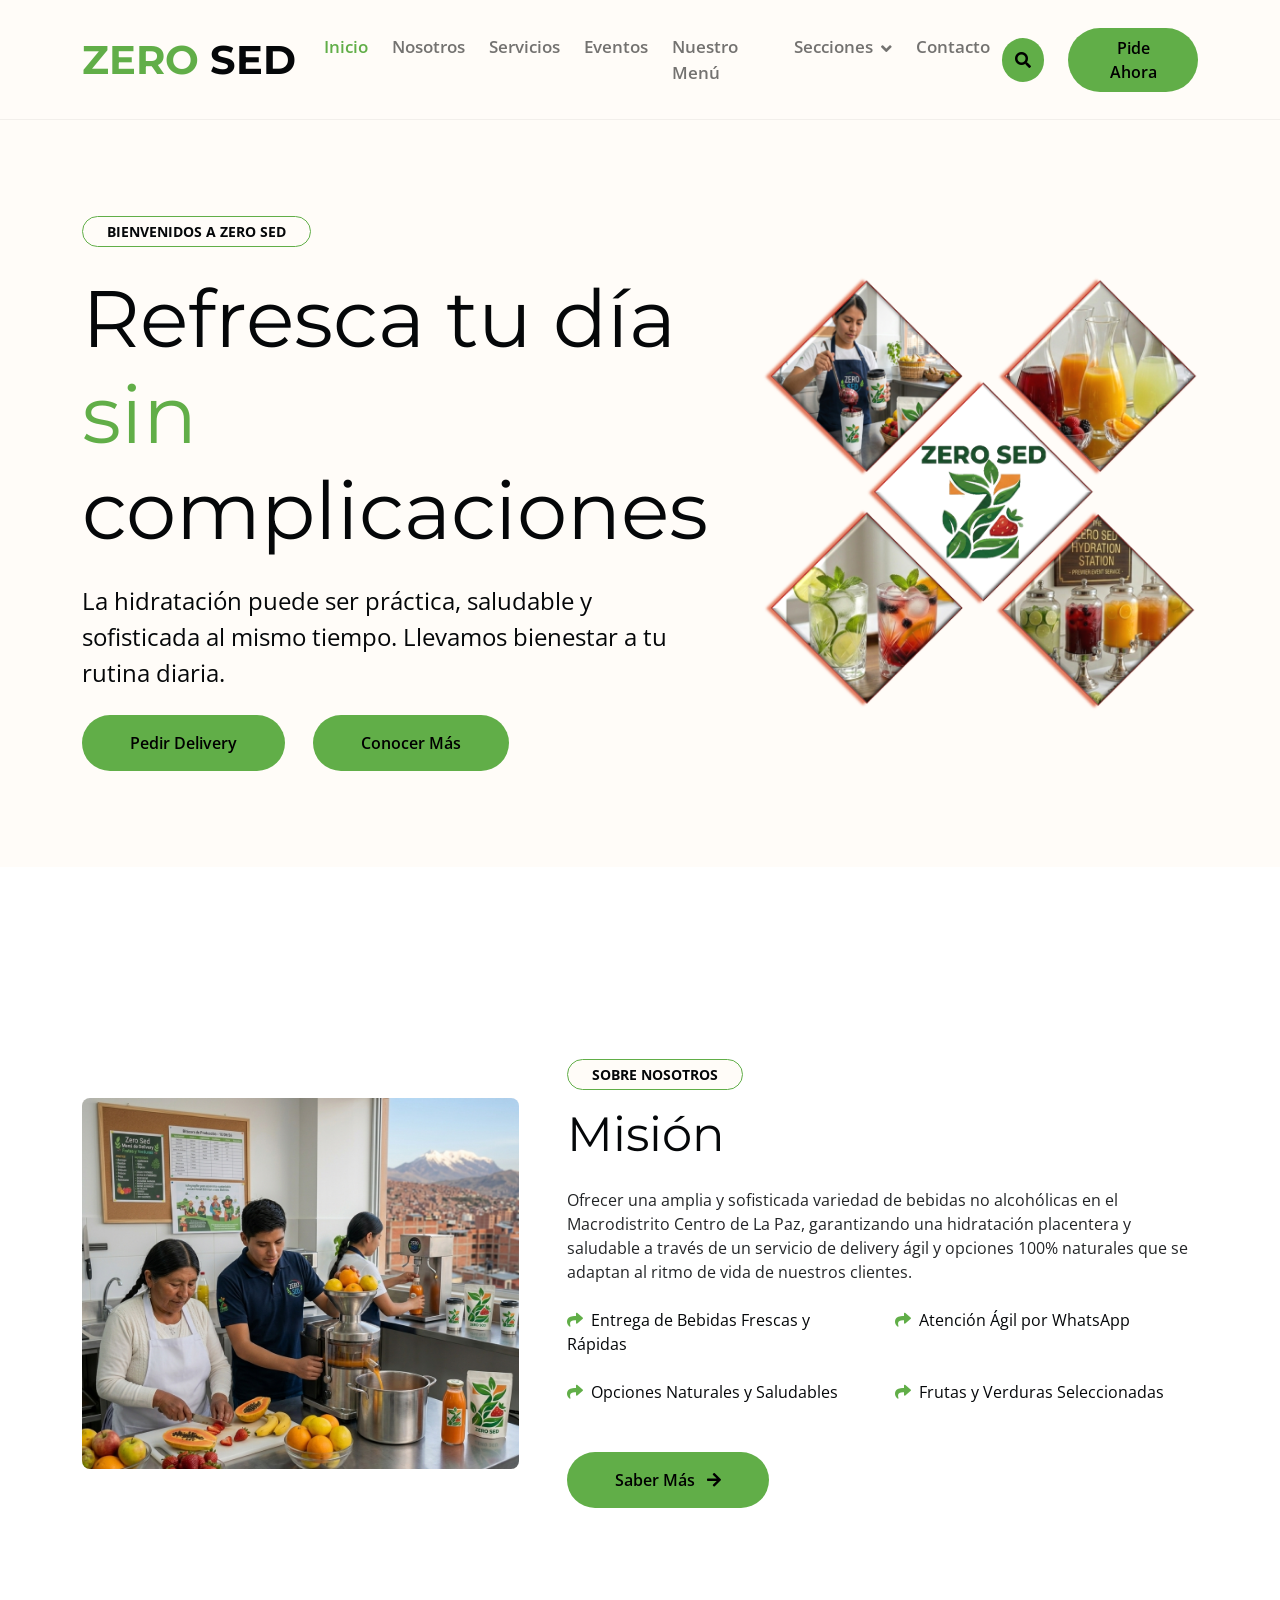
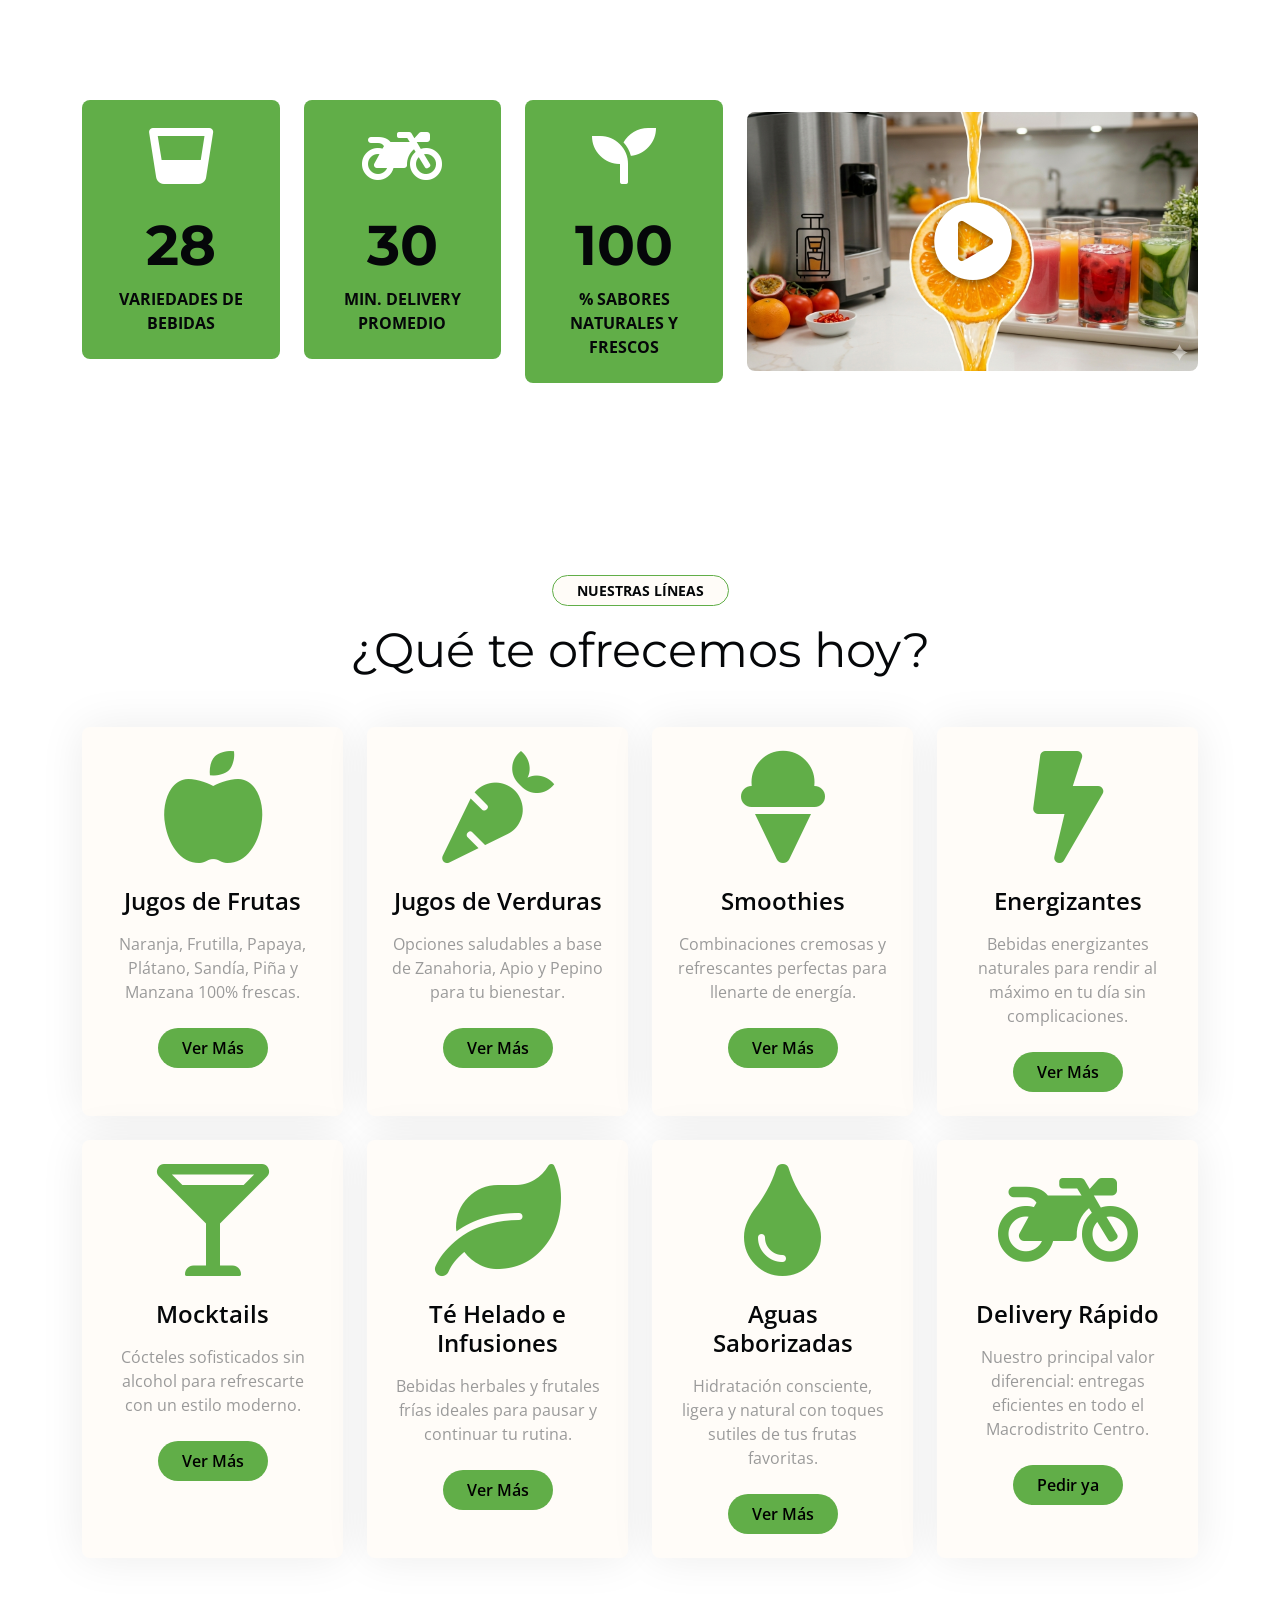
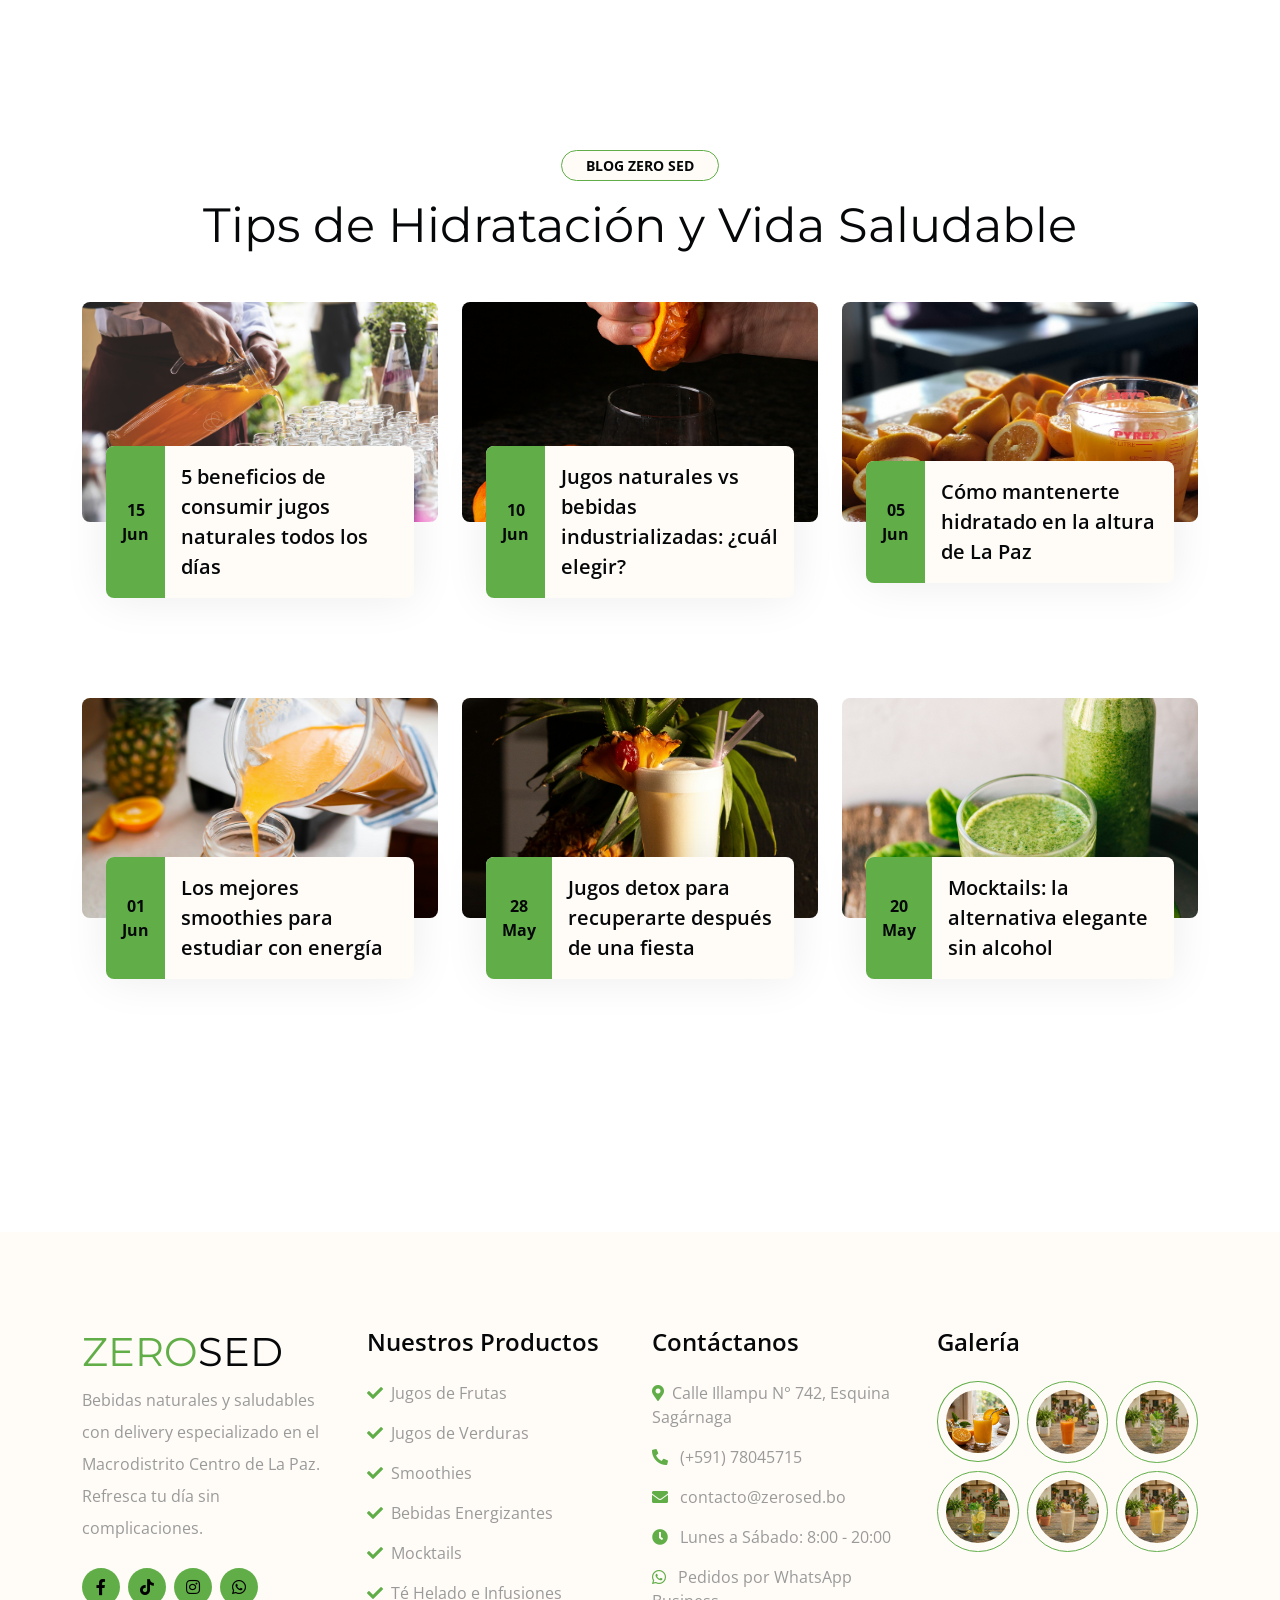
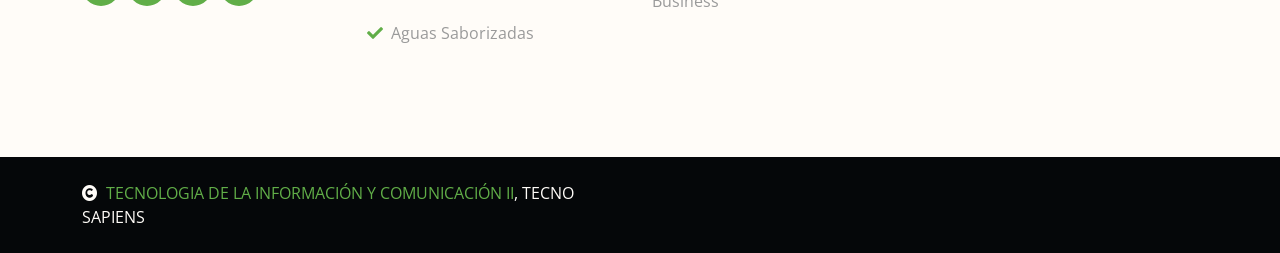
<file: index.html>
<!DOCTYPE html>
<html lang="es">

    <head>
        <meta charset="utf-8">
        <title>ZERO SED - Bebidas Naturales y Delivery Rápido</title>
        <meta content="width=device-width, initial-scale=1.0" name="viewport">
        <meta content="bebidas naturales, delivery rapido, jugos, smoothies, la paz bolivia, zero sed, hidratacion saludable" name="keywords">
        <meta content="ZERO SED ofrece bebidas naturales y saludables con delivery rápido en el Macrodistrito Centro de La Paz. Refresca tu día sin complicaciones." name="description">

        <!-- Google Web Fonts -->
        <link rel="preconnect" href="https://fonts.googleapis.com">
        <link rel="preconnect" href="https://fonts.gstatic.com" crossorigin>
        <link href="https://fonts.googleapis.com/css2?family=Open+Sans:wght@400;600&family=Playball&display=swap" rel="stylesheet">
        <link href="https://fonts.googleapis.com/css2?family=Montserrat:wght@100;200;300;400;500;600;700;800;900&display=swap" rel="stylesheet">

        <!-- Icon Font Stylesheet -->
        <link rel="stylesheet" href="https://use.fontawesome.com/releases/v5.15.4/css/all.css"/>
        <link href="https://cdn.jsdelivr.net/npm/bootstrap-icons@1.4.1/font/bootstrap-icons.css" rel="stylesheet">

        <!-- Libraries Stylesheet -->
        <link href="lib/animate/animate.min.css" rel="stylesheet">
        <link href="lib/lightbox/css/lightbox.min.css" rel="stylesheet">
        <link href="lib/owlcarousel/owl.carousel.min.css" rel="stylesheet">

        <!-- Customized Bootstrap Stylesheet -->
        <link href="css/bootstrap.min.css" rel="stylesheet">

        <!-- Template Stylesheet -->
        <link href="css/style.css" rel="stylesheet">
    </head>

    <body>

        <!-- Spinner Start -->
        <div id="spinner" class="show w-100 vh-100 bg-white position-fixed translate-middle top-50 start-50 d-flex align-items-center justify-content-center">
            <div class="spinner-grow text-primary" role="status"></div>
        </div>
        <!-- Spinner End -->


        <!-- Navbar start -->
        <div class="container-fluid nav-bar">
            <div class="container">
                <nav class="navbar navbar-light navbar-expand-lg py-4">
                    <a href="index.html" class="navbar-brand">
                        <h1 class="text-primary fw-bold mb-0">ZERO <span class="text-dark">SED</span></h1>
                    </a>
                    <button class="navbar-toggler py-2 px-3" type="button" data-bs-toggle="collapse" data-bs-target="#navbarCollapse">
                        <span class="fa fa-bars text-primary"></span>
                    </button>
                    <div class="collapse navbar-collapse" id="navbarCollapse">
                        <div class="navbar-nav mx-auto">
                            <a href="index.html" class="nav-item nav-link active">Inicio</a>
                            <a href="about.html" class="nav-item nav-link">Nosotros</a>
                            <a href="service.html" class="nav-item nav-link">Servicios</a>
                            <a href="event.html" class="nav-item nav-link">Eventos</a>
                            <a href="menu.html" class="nav-item nav-link">Nuestro Menú</a>
                            <div class="nav-item dropdown">
                                <a href="#" class="nav-link dropdown-toggle" data-bs-toggle="dropdown">Secciones</a>
                                <div class="dropdown-menu bg-light">
                                    <a href="book.html" class="dropdown-item">Pedidos Online</a>
                                    <a href="testimonial.html" class="dropdown-item">Testimonios</a>
                                </div>
                            </div>
                            <a href="contact.html" class="nav-item nav-link">Contacto</a>
                        </div>
                        <button class="btn-search btn btn-primary btn-md-square me-4 rounded-circle d-none d-lg-inline-flex" data-bs-toggle="modal" data-bs-target="#searchModal"><i class="fas fa-search"></i></button>
                        <a href="book.html" class="btn btn-primary py-2 px-4 d-none d-xl-inline-block rounded-pill">Pide Ahora</a>
                    </div>
                </nav>
            </div>
        </div>
        <!-- Navbar End -->


        <!-- Hero Start -->
        <div class="container-fluid bg-light py-6 my-6 mt-0">
            <div class="container">
                <div class="row g-5 align-items-center">
                    <div class="col-lg-7 col-md-12">
                        <small class="d-inline-block fw-bold text-dark text-uppercase bg-light border border-primary rounded-pill px-4 py-1 mb-4 animated bounceInDown">Bienvenidos a ZERO SED</small>
                        <h1 class="display-1 mb-4 animated bounceInDown">Refresca tu día <span class="text-primary">sin</span> complicaciones</h1>
                        <p class="fs-4 mb-4 text-dark animated bounceInDown">La hidratación puede ser práctica, saludable y sofisticada al mismo tiempo. Llevamos bienestar a tu rutina diaria.</p>
                        <a href="book.html" class="btn btn-primary border-0 rounded-pill py-3 px-4 px-md-5 me-4 animated bounceInLeft">Pedir Delivery</a>
                        <a href="about.html" class="btn btn-primary border-0 rounded-pill py-3 px-4 px-md-5 animated bounceInLeft">Conocer Más</a>
                    </div>
                    <div class="col-lg-5 col-md-12">
                        <img src="img/hero.png" class="img-fluid rounded animated zoomIn" alt="Bebidas Naturales ZERO SED">
                    </div>
                </div>
            </div>
        </div>
        <!-- Hero End -->


        <!-- About Start -->
        <div class="container-fluid py-6">
            <div class="container">
                <div class="row g-5 align-items-center">
                    <div class="col-lg-5 wow bounceInUp" data-wow-delay="0.1s">
                        <img src="img/about.png" class="img-fluid rounded" alt="Estilo de vida saludable">
                    </div>
                    <div class="col-lg-7 wow bounceInUp" data-wow-delay="0.3s">
                        <small class="d-inline-block fw-bold text-dark text-uppercase bg-light border border-primary rounded-pill px-4 py-1 mb-3">Sobre Nosotros</small>
                        <h1 class="display-5 mb-4">Misión</h1>
                        <p class="mb-4 mision-texto">Ofrecer una amplia y sofisticada variedad de bebidas no alcohólicas en el Macrodistrito Centro de La Paz, garantizando una hidratación placentera y saludable a través de un servicio de delivery ágil y opciones 100% naturales que se adaptan al ritmo de vida de nuestros clientes.</p>
                        <div class="row g-4 text-dark mb-5">
                            <div class="col-sm-6">
                                <i class="fas fa-share text-primary me-2"></i>Entrega de Bebidas Frescas y Rápidas
                            </div>
                            <div class="col-sm-6">
                                <i class="fas fa-share text-primary me-2"></i>Atención Ágil por WhatsApp
                            </div>
                            <div class="col-sm-6">
                                <i class="fas fa-share text-primary me-2"></i>Opciones Naturales y Saludables
                            </div>
                            <div class="col-sm-6">
                                <i class="fas fa-share text-primary me-2"></i>Frutas y Verduras Seleccionadas
                            </div>
                        </div>
                        <a href="about.html" class="btn btn-primary py-3 px-5 rounded-pill">Saber Más <i class="fas fa-arrow-right ps-2"></i></a>
                    </div>
                </div>
            </div>
        </div>
        <!-- About End -->


        <!-- Fact Start -->
<div class="container-fluid faqt py-6">
    <div class="container">
        <div class="row g-4 align-items-center">
            <div class="col-lg-7">
               <div class="row g-4">
                    <div class="col-sm-4 wow bounceInUp" data-wow-delay="0.3s">
                        <div class="faqt-item bg-primary rounded p-4 text-center">
                            <i class="fas fa-glass-whiskey fa-4x mb-4 text-white"></i>
                            <h1 class="display-4 fw-bold" data-toggle="counter-up">28</h1>
                            <p class="text-dark text-uppercase fw-bold mb-0">Variedades de Bebidas</p>
                        </div>
                    </div>
                    <div class="col-sm-4 wow bounceInUp" data-wow-delay="0.5s">
                        <div class="faqt-item bg-primary rounded p-4 text-center">
                            <i class="fas fa-motorcycle fa-4x mb-4 text-white"></i>
                            <h1 class="display-4 fw-bold" data-toggle="counter-up">30</h1>
                            <p class="text-dark text-uppercase fw-bold mb-0">Min. Delivery Promedio</p>
                        </div>
                    </div>
                    <div class="col-sm-4 wow bounceInUp" data-wow-delay="0.7s">
                        <div class="faqt-item bg-primary rounded p-4 text-center">
                            <i class="fas fa-seedling fa-4x mb-4 text-white"></i>
                            <h1 class="display-4 fw-bold" data-toggle="counter-up">100</h1>
                            <p class="text-dark text-uppercase fw-bold mb-0">% Sabores Naturales y frescos</p>
                        </div>
                    </div>
                </div>
            </div>
            
            <!-- Video Local -->
            <div class="col-lg-5 wow bounceInUp" data-wow-delay="0.1s">
                <div class="video-wrapper" style="position: relative; cursor: pointer;">
                    <!-- Thumbnail con overlay -->
                    <div id="videoOverlay" onclick="playVideo()">
                        <img src="img/portada.png" alt="ZERO SED Video" style="width: 100%; border-radius: 8px;">
                        <div style="position: absolute; top: 50%; left: 50%; transform: translate(-50%, -50%);">
                            <i class="fas fa-play-circle fa-5x text-white" style="filter: drop-shadow(0 2px 4px rgba(0,0,0,0.5));"></i>
                        </div>
                    </div>
                    
                    <!-- Video oculto inicialmente -->
                    <video 
                        id="localVideo"
                        controls
                        style="width: 100%; border-radius: 8px; display: none;"
                    >
                        <source src="img/zerosed.mp4" type="video/mp4">
                    </video>
                </div>
            </div>
            
            <script>
            function playVideo() {
                document.getElementById('videoOverlay').style.display = 'none';
                const video = document.getElementById('localVideo');
                video.style.display = 'block';
                video.play();
            }
            </script>
        </div>
    </div>
</div>
<!-- Fact End -->


        <!-- Service Start -->
        <div class="container-fluid service py-6">
            <div class="container">
                <div class="text-center wow bounceInUp" data-wow-delay="0.1s">
                    <small class="d-inline-block fw-bold text-dark text-uppercase bg-light border border-primary rounded-pill px-4 py-1 mb-3">Nuestras Líneas</small>
                    <h1 class="display-5 mb-5">¿Qué te ofrecemos hoy?</h1>
                </div>
                <div class="row g-4">
                    <div class="col-lg-3 col-md-6 col-sm-12 wow bounceInUp" data-wow-delay="0.1s">
                        <div class="bg-light rounded service-item">
                            <div class="service-content d-flex align-items-center justify-content-center p-4">
                                <div class="service-content-icon text-center">
                                    <i class="fas fa-apple-alt fa-7x text-primary mb-4"></i>
                                    <h4 class="mb-3">Jugos de Frutas</h4>
                                    <p class="mb-4">Naranja, Frutilla, Papaya, Plátano, Sandía, Piña y Manzana 100% frescas.</p>
                                    <a href="menu.html" class="btn btn-primary px-4 py-2 rounded-pill">Ver Más</a>
                                </div>
                            </div>
                        </div>
                    </div>
                    <div class="col-lg-3 col-md-6 col-sm-12 wow bounceInUp" data-wow-delay="0.3s">
                        <div class="bg-light rounded service-item">
                            <div class="service-content d-flex align-items-center justify-content-center p-4">
                                <div class="service-content-icon text-center">
                                    <i class="fas fa-carrot fa-7x text-primary mb-4"></i>
                                    <h4 class="mb-3">Jugos de Verduras</h4>
                                    <p class="mb-4">Opciones saludables a base de Zanahoria, Apio y Pepino para tu bienestar.</p>
                                    <a href="menu.html" class="btn btn-primary px-4 py-2 rounded-pill">Ver Más</a>
                                </div>
                            </div>
                        </div>
                    </div>
                    <div class="col-lg-3 col-md-6 col-sm-12 wow bounceInUp" data-wow-delay="0.5s">
                        <div class="bg-light rounded service-item">
                            <div class="service-content d-flex align-items-center justify-content-center p-4">
                                <div class="service-content-icon text-center">
                                    <i class="fas fa-ice-cream fa-7x text-primary mb-4"></i>
                                    <h4 class="mb-3">Smoothies</h4>
                                    <p class="mb-4">Combinaciones cremosas y refrescantes perfectas para llenarte de energía.</p>
                                    <a href="menu.html" class="btn btn-primary px-4 py-2 rounded-pill">Ver Más</a>
                                </div>
                            </div>
                        </div>
                    </div>
                    <div class="col-lg-3 col-md-6 col-sm-12 wow bounceInUp" data-wow-delay="0.7s">
                        <div class="bg-light rounded service-item">
                            <div class="service-content d-flex align-items-center justify-content-center p-4">
                                <div class="service-content-icon text-center">
                                    <i class="fas fa-bolt fa-7x text-primary mb-4"></i>
                                    <h4 class="mb-3">Energizantes</h4>
                                    <p class="mb-4">Bebidas energizantes naturales para rendir al máximo en tu día sin complicaciones.</p>
                                    <a href="menu.html" class="btn btn-primary px-4 py-2 rounded-pill">Ver Más</a>
                                </div>
                            </div>
                        </div>
                    </div>
                    <div class="col-lg-3 col-md-6 col-sm-12 wow bounceInUp" data-wow-delay="0.1s">
                        <div class="bg-light rounded service-item">
                            <div class="service-content d-flex align-items-center justify-content-center p-4">
                                <div class="service-content-icon text-center">
                                    <i class="fas fa-glass-martini-alt fa-7x text-primary mb-4"></i>
                                    <h4 class="mb-3">Mocktails</h4>
                                    <p class="mb-4">Cócteles sofisticados sin alcohol para refrescarte con un estilo moderno.</p>
                                    <a href="menu.html" class="btn btn-primary px-4 py-2 rounded-pill">Ver Más</a>
                                </div>
                            </div>
                        </div>
                    </div>
                    <div class="col-lg-3 col-md-6 col-sm-12 wow bounceInUp" data-wow-delay="0.3s">
                        <div class="bg-light rounded service-item">
                            <div class="service-content d-flex align-items-center justify-content-center p-4">
                                <div class="service-content-icon text-center">
                                    <i class="fas fa-leaf fa-7x text-primary mb-4"></i>
                                    <h4 class="mb-3">Té Helado e Infusiones</h4>
                                    <p class="mb-4">Bebidas herbales y frutales frías ideales para pausar y continuar tu rutina.</p>
                                    <a href="menu.html" class="btn btn-primary px-4 py-2 rounded-pill">Ver Más</a>
                                </div>
                            </div>
                        </div>
                    </div>
                    <div class="col-lg-3 col-md-6 col-sm-12 wow bounceInUp" data-wow-delay="0.5s">
                        <div class="bg-light rounded service-item">
                            <div class="service-content d-flex align-items-center justify-content-center p-4">
                                <div class="service-content-icon text-center">
                                    <i class="fas fa-tint fa-7x text-primary mb-4"></i>
                                    <h4 class="mb-3">Aguas Saborizadas</h4>
                                    <p class="mb-4">Hidratación consciente, ligera y natural con toques sutiles de tus frutas favoritas.</p>
                                    <a href="menu.html" class="btn btn-primary px-4 py-2 rounded-pill">Ver Más</a>
                                </div>
                            </div>
                        </div>
                    </div>
                    <div class="col-lg-3 col-md-6 col-sm-12 wow bounceInUp" data-wow-delay="0.7s">
                        <div class="bg-light rounded service-item">
                            <div class="service-content d-flex align-items-center justify-content-center p-4">
                                <div class="service-content-icon text-center">
                                    <i class="fas fa-motorcycle fa-7x text-primary mb-4"></i>
                                    <h4 class="mb-3">Delivery Rápido</h4>
                                    <p class="mb-4">Nuestro principal valor diferencial: entregas eficientes en todo el Macrodistrito Centro.</p>
                                    <a href="book.html" class="btn btn-primary px-4 py-2 rounded-pill">Pedir ya</a>
                                </div>
                            </div>
                        </div>
                    </div>
                </div>
            </div>
        </div>
        <!-- Service End -->
        

        <!-- Blog Start -->
        <div class="container-fluid blog py-6">
            <div class="container">
                <div class="text-center wow bounceInUp" data-wow-delay="0.1s">
                    <small class="d-inline-block fw-bold text-dark text-uppercase bg-light border border-primary rounded-pill px-4 py-1 mb-3">Blog ZERO SED</small>
                    <h1 class="display-5 mb-5">Tips de Hidratación y Vida Saludable</h1>
                </div>
                <div class="row gx-4 justify-content-center">
                    
                    <!-- Artículo 1: Beneficios de los jugos naturales -->
                    <div class="col-md-6 col-lg-4 wow bounceInUp" data-wow-delay="0.1s">
                        <div class="blog-item">
                            <div class="overflow-hidden rounded blog-img-container">
                                <img src="img/blog01.jpg" class="img-fluid w-100" alt="Beneficios de los jugos naturales" style="height: 220px; object-fit: cover;">
                            </div>
                            <div class="blog-content mx-4 d-flex rounded bg-light">
                                <div class="text-dark bg-primary rounded-start">
                                    <div class="h-100 p-3 d-flex flex-column justify-content-center text-center">
                                        <p class="fw-bold mb-0">15</p>
                                        <p class="fw-bold mb-0">Jun</p>
                                    </div>
                                </div>
                                <a href="#" class="h5 lh-base my-auto h-100 p-3">5 beneficios de consumir jugos naturales todos los días</a>
                            </div>
                        </div>
                    </div>

                    <!-- Artículo 2: Jugos vs bebidas industrializadas -->
                    <div class="col-md-6 col-lg-4 wow bounceInUp" data-wow-delay="0.3s">
                        <div class="blog-item">
                            <div class="overflow-hidden rounded blog-img-container">
                                <img src="img/blog02.jpg" class="img-fluid w-100" alt="Jugos naturales vs bebidas industrializadas" style="height: 220px; object-fit: cover;">
                            </div>
                            <div class="blog-content mx-4 d-flex rounded bg-light">
                                <div class="text-dark bg-primary rounded-start">
                                    <div class="h-100 p-3 d-flex flex-column justify-content-center text-center">
                                        <p class="fw-bold mb-0">10</p>
                                        <p class="fw-bold mb-0">Jun</p>
                                    </div>
                                </div>
                                <a href="#" class="h5 lh-base my-auto h-100 p-3">Jugos naturales vs bebidas industrializadas: ¿cuál elegir?</a>
                            </div>
                        </div>
                    </div>

                    <!-- Artículo 3: Hidratación en La Paz -->
                    <div class="col-md-6 col-lg-4 wow bounceInUp" data-wow-delay="0.5s">
                        <div class="blog-item">
                            <div class="overflow-hidden rounded blog-img-container">
                                <img src="img/blog03.jpg" class="img-fluid w-100" alt="Hidratación en La Paz" style="height: 220px; object-fit: cover;">
                            </div>
                            <div class="blog-content mx-4 d-flex rounded bg-light">
                                <div class="text-dark bg-primary rounded-start">
                                    <div class="h-100 p-3 d-flex flex-column justify-content-center text-center">
                                        <p class="fw-bold mb-0">05</p>
                                        <p class="fw-bold mb-0">Jun</p>
                                    </div>
                                </div>
                                <a href="#" class="h5 lh-base my-auto h-100 p-3">Cómo mantenerte hidratado en la altura de La Paz</a>
                            </div>
                        </div>
                    </div>

                    <!-- Artículo 4: Smoothies para estudiantes -->
                    <div class="col-md-6 col-lg-4 wow bounceInUp mt-4" data-wow-delay="0.1s">
                        <div class="blog-item">
                            <div class="overflow-hidden rounded blog-img-container">
                                <img src="img/blog04.jpg" class="img-fluid w-100" alt="Smoothies para estudiantes" style="height: 220px; object-fit: cover;">
                            </div>
                            <div class="blog-content mx-4 d-flex rounded bg-light">
                                <div class="text-dark bg-primary rounded-start">
                                    <div class="h-100 p-3 d-flex flex-column justify-content-center text-center">
                                        <p class="fw-bold mb-0">01</p>
                                        <p class="fw-bold mb-0">Jun</p>
                                    </div>
                                </div>
                                <a href="#" class="h5 lh-base my-auto h-100 p-3">Los mejores smoothies para estudiar con energía</a>
                            </div>
                        </div>
                    </div>

                    <!-- Artículo 5: Detox post-fiesta -->
                    <div class="col-md-6 col-lg-4 wow bounceInUp mt-4" data-wow-delay="0.3s">
                        <div class="blog-item">
                            <div class="overflow-hidden rounded blog-img-container">
                                <img src="img/blog05 - copia.jpg" class="img-fluid w-100" alt="Jugos detox" style="height: 220px; object-fit: cover;">
                            </div>
                            <div class="blog-content mx-4 d-flex rounded bg-light">
                                <div class="text-dark bg-primary rounded-start">
                                    <div class="h-100 p-3 d-flex flex-column justify-content-center text-center">
                                        <p class="fw-bold mb-0">28</p>
                                        <p class="fw-bold mb-0">May</p>
                                    </div>
                                </div>
                                <a href="#" class="h5 lh-base my-auto h-100 p-3">Jugos detox para recuperarte después de una fiesta</a>
                            </div>
                        </div>
                    </div>

                    <!-- Artículo 6: Mocktails sin alcohol -->
                    <div class="col-md-6 col-lg-4 wow bounceInUp mt-4" data-wow-delay="0.5s">
                        <div class="blog-item">
                            <div class="overflow-hidden rounded blog-img-container">
                                <img src="img/blog06 - copia.jpg" class="img-fluid w-100" alt="Mocktails sin alcohol" style="height: 220px; object-fit: cover;">
                            </div>
                            <div class="blog-content mx-4 d-flex rounded bg-light">
                                <div class="text-dark bg-primary rounded-start">
                                    <div class="h-100 p-3 d-flex flex-column justify-content-center text-center">
                                        <p class="fw-bold mb-0">20</p>
                                        <p class="fw-bold mb-0">May</p>
                                    </div>
                                </div>
                                <a href="#" class="h5 lh-base my-auto h-100 p-3">Mocktails: la alternativa elegante sin alcohol</a>
                            </div>
                        </div>
                    </div>

                </div>
            </div>
        </div>
        <!-- Blog End -->

        <style>
            /* Tamaño uniforme para imágenes del blog */
            .blog-img-container {
                width: 100%;
                height: 220px;
                overflow: hidden;
            }
            
            .blog-img-container img {
                width: 100%;
                height: 100%;
                object-fit: cover;
                transition: transform 0.3s ease;
            }
            
            .blog-item:hover .blog-img-container img {
                transform: scale(1.05);
            }
            
            /* Altura fija para el título */
            .blog-content a {
                min-height: 80px;
                display: flex;
                align-items: center;
            }
        </style>


        <!-- Footer Start -->
        <div class="container-fluid footer py-6 my-6 mb-0 bg-light wow bounceInUp" data-wow-delay="0.1s">
            <div class="container">
                <div class="row">
                    <!-- Columna 1: Branding -->
                    <div class="col-lg-3 col-md-6">
                        <div class="footer-item">
                            <h1 class="text-primary">ZERO<span class="text-dark">SED</span></h1>
                            <p class="lh-lg mb-4">Bebidas naturales y saludables con delivery especializado en el Macrodistrito Centro de La Paz. Refresca tu día sin complicaciones.</p>
                            <div class="footer-icon d-flex">
                                <a class="btn btn-primary btn-sm-square me-2 rounded-circle" href="https://www.facebook.com/profile.php?id=61590541183386"><i class="fab fa-facebook-f"></i></a>
                                <a class="btn btn-primary btn-sm-square me-2 rounded-circle" href="https://www.tiktok.com/@zerosedoficial?is_from_webapp=1&sender_device"><i class="fab fa-tiktok"></i></a>
                                <a href="https://www.instagram.com/zerosedoficial/" class="btn btn-primary btn-sm-square me-2 rounded-circle"><i class="fab fa-instagram"></i></a>
                                <a href="https://wa.me/59178045715" class="btn btn-primary btn-sm-square rounded-circle"><i class="fab fa-whatsapp"></i></a>
                            </div>
                        </div>
                    </div>

                    <!-- Columna 2: Productos Principales -->
                    <div class="col-lg-3 col-md-6">
                        <div class="footer-item">
                            <h4 class="mb-4">Nuestros Productos</h4>
                            <div class="d-flex flex-column align-items-start">
                                <a class="text-body mb-3" href=""><i class="fa fa-check text-primary me-2"></i>Jugos de Frutas</a>
                                <a class="text-body mb-3" href=""><i class="fa fa-check text-primary me-2"></i>Jugos de Verduras</a>
                                <a class="text-body mb-3" href=""><i class="fa fa-check text-primary me-2"></i>Smoothies</a>
                                <a class="text-body mb-3" href=""><i class="fa fa-check text-primary me-2"></i>Bebidas Energizantes</a>
                                <a class="text-body mb-3" href=""><i class="fa fa-check text-primary me-2"></i>Mocktails</a>
                                <a class="text-body mb-3" href=""><i class="fa fa-check text-primary me-2"></i>Té Helado e Infusiones</a>
                                <a class="text-body mb-3" href=""><i class="fa fa-check text-primary me-2"></i>Aguas Saborizadas</a>
                            </div>
                        </div>
                    </div>

                    <!-- Columna 3: Contacto -->
                    <div class="col-lg-3 col-md-6">
                        <div class="footer-item">
                            <h4 class="mb-4">Contáctanos</h4>
                            <div class="d-flex flex-column align-items-start">
                                <p><i class="fa fa-map-marker-alt text-primary me-2"></i>Calle Illampu N° 742, Esquina Sagárnaga</p>
                                <p><i class="fa fa-phone-alt text-primary me-2"></i> (+591) 78045715</p>
                                <p><i class="fas fa-envelope text-primary me-2"></i> contacto@zerosed.bo</p>
                                <p><i class="fa fa-clock text-primary me-2"></i> Lunes a Sábado: 8:00 - 20:00</p>
                                <p><i class="fab fa-whatsapp text-primary me-2"></i> Pedidos por WhatsApp Business</p>
                            </div>
                        </div>
                    </div>

                    <!-- Columna 4: Galería Social -->
                    <div class="col-lg-3 col-md-6">
                        <div class="footer-item">
                            <h4 class="mb-4">Galería</h4>
                            <div class="row g-2">
                                <div class="col-4">
                                    <img src="img/fru01.png" class="img-fluid rounded-circle border border-primary p-2" alt="Jugo de Naranja">
                                </div>
                                <div class="col-4">
                                    <img src="img/ver 02.png" class="img-fluid rounded-circle border border-primary p-2" alt="Smoothie Frutilla">
                                </div>
                                <div class="col-4">
                                    <img src="img/mok 01.png" class="img-fluid rounded-circle border border-primary p-2" alt="Jugo Verde">
                                </div>
                                <div class="col-4">
                                    <img src="img/te hel 04.png" class="img-fluid rounded-circle border border-primary p-2" alt="Mojito Zero">
                                </div>
                                <div class="col-4">
                                    <img src="img/ener 02.png" class="img-fluid rounded-circle border border-primary p-2" alt="Energía Cítrica">
                                </div>
                                <div class="col-4">
                                    <img src="img/smoo 02.png" class="img-fluid rounded-circle border border-primary p-2" alt="Agua Pepino-Limón">
                                </div>
                            </div>
                        </div>
                    </div>
                </div>
            </div>
        </div>
        <!-- Footer End -->


        <!-- Copyright Start -->
        <div class="container-fluid copyright bg-dark py-4">
            <div class="container">
                <div class="row">
                    <div class="col-md-6 text-center text-md-start mb-3 mb-md-0">
                        <span class="text-light"><a href="#"><i class="fas fa-copyright text-light me-2"></i>TECNOLOGIA DE LA INFORMACIÓN Y COMUNICACIÓN II</a>, TECNO SAPIENS </span>
                    </div>
                </div>
            </div>
        </div>
        <!-- Copyright End -->


        <!-- Back to Top -->
        <a href="#" class="btn btn-md-square btn-primary rounded-circle back-to-top"><i class="fa fa-arrow-up"></i></a>   

        
        <!-- JavaScript Libraries -->
        <script src="https://ajax.googleapis.com/ajax/libs/jquery/1.12.4/jquery.min.js"></script>
        <script src="https://cdn.jsdelivr.net/npm/bootstrap@5.0.0/dist/js/bootstrap.bundle.min.js"></script>
        <script src="lib/wow/wow.min.js"></script>
        <script src="lib/easing/easing.min.js"></script>
        <script src="lib/waypoints/waypoints.min.js"></script>
        <script src="lib/counterup/counterup.min.js"></script>
        <script src="lib/lightbox/js/lightbox.min.js"></script>
        <script src="lib/owlcarousel/owl.carousel.min.js"></script>

        <!-- Template Javascript -->
        <script src="js/main.js"></script>
    </body>
</html>
</file>
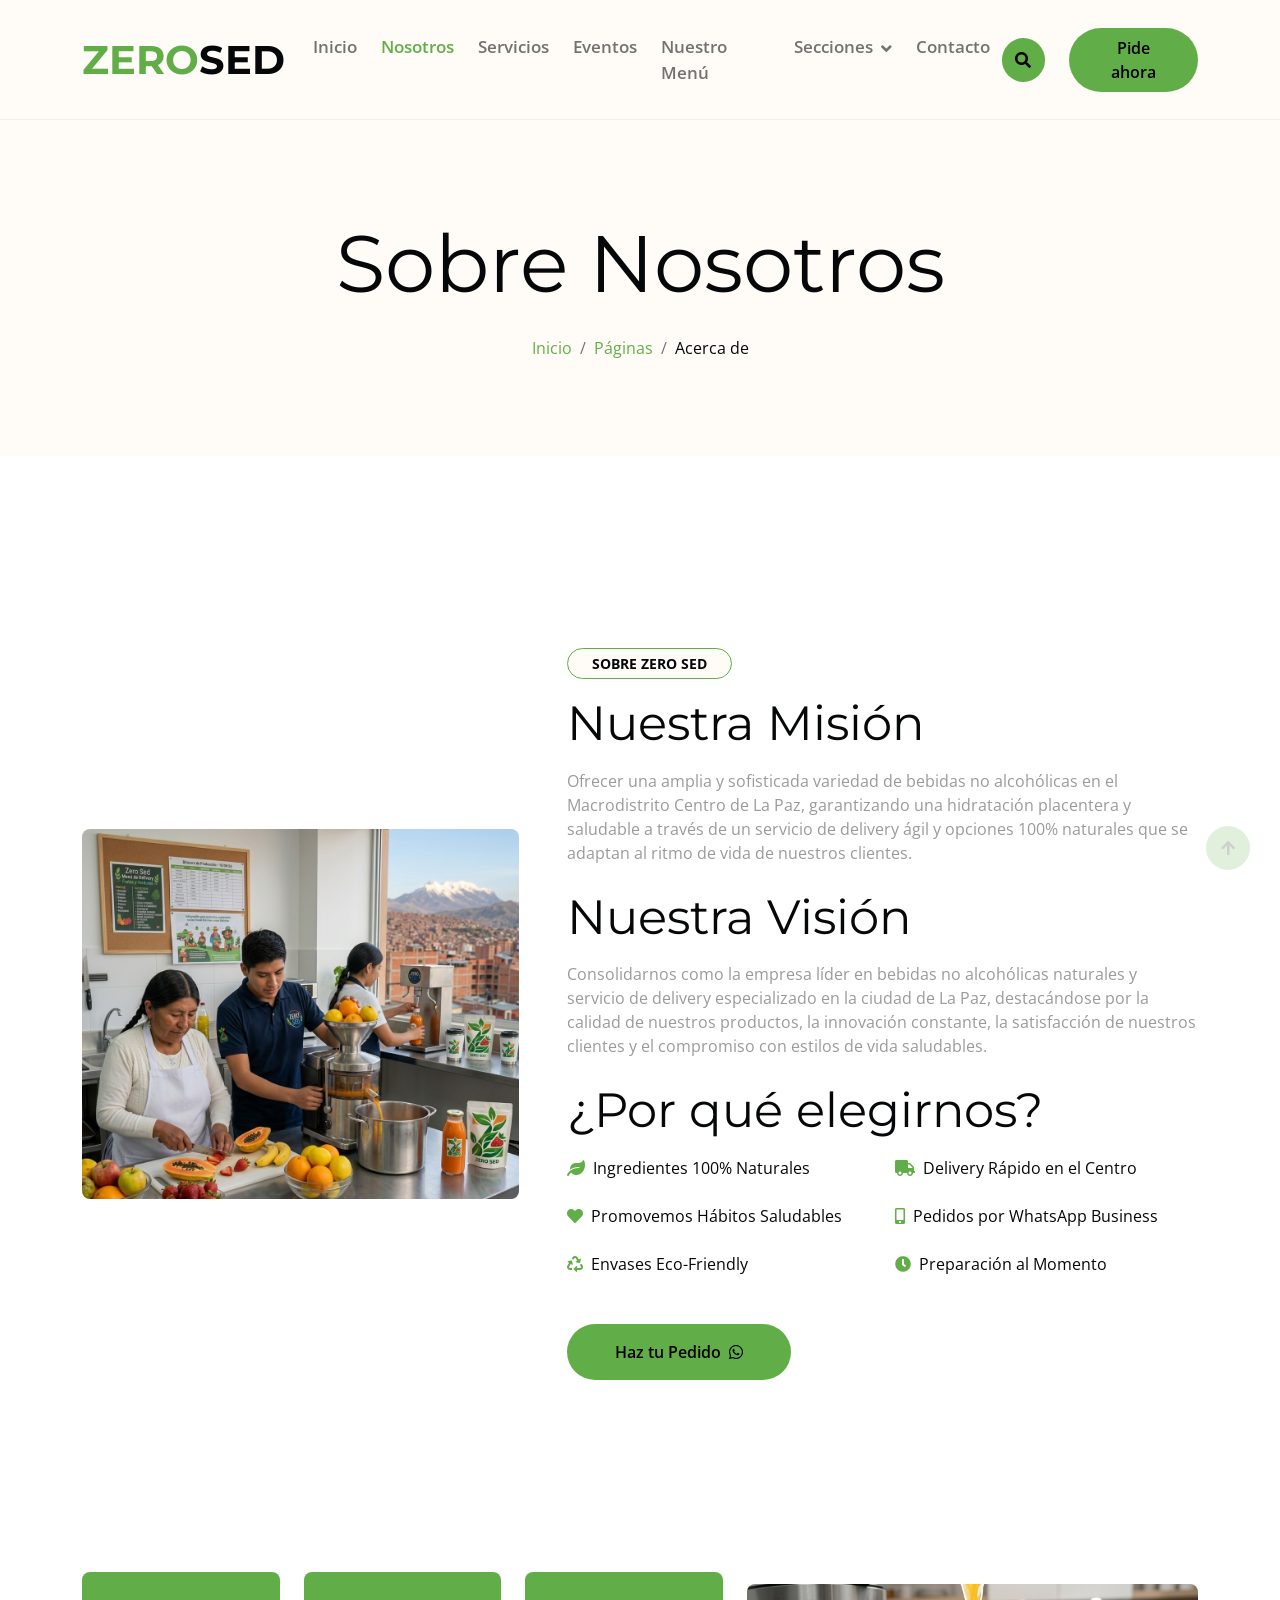
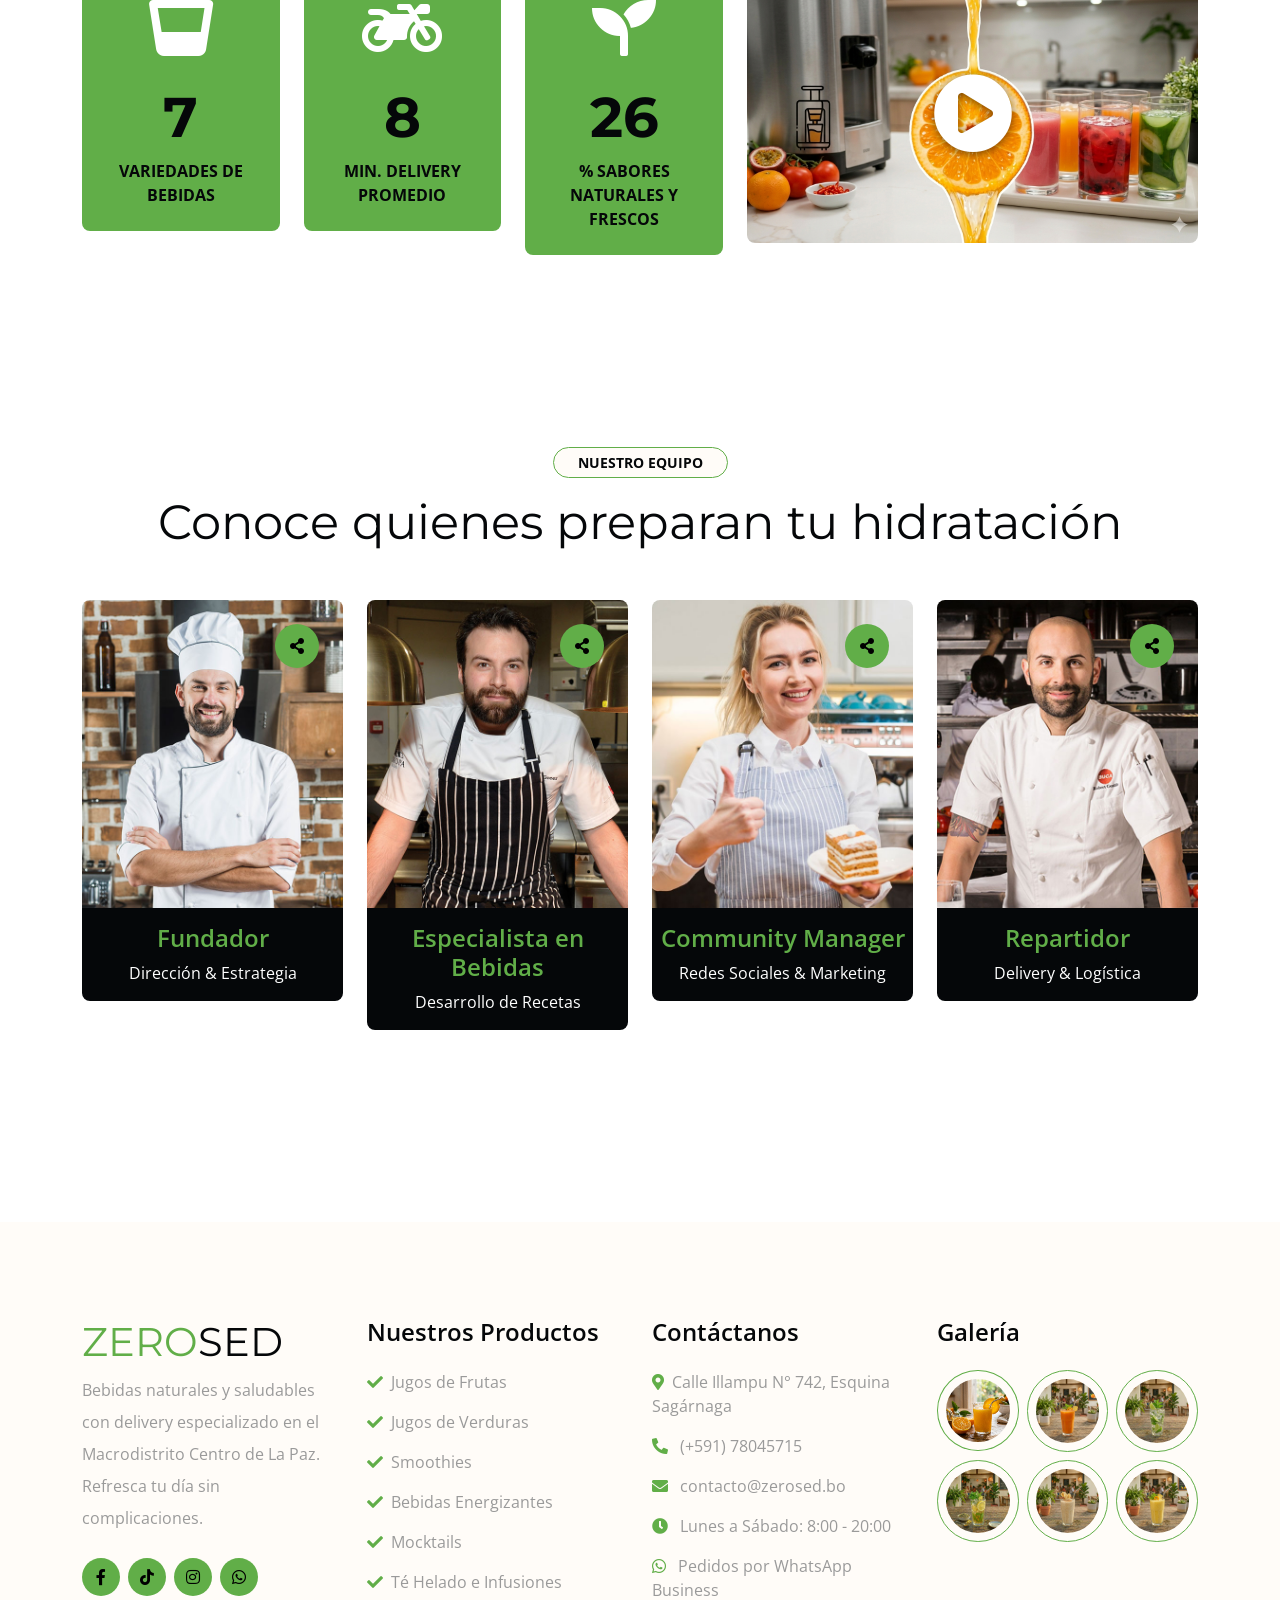
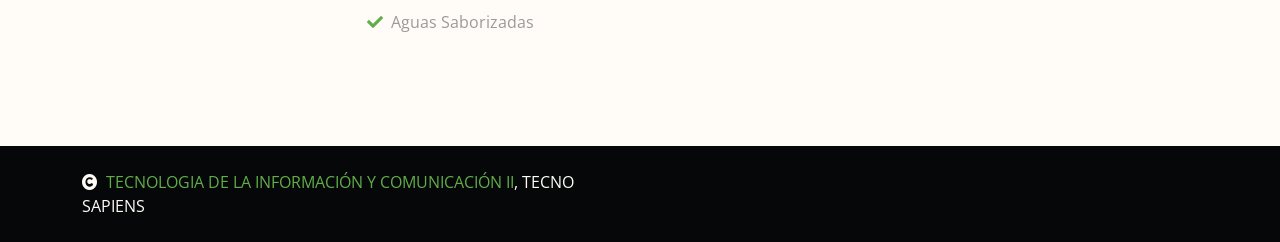
<file: about.html>
<!DOCTYPE html>
<html lang="es">

    <head>
        <meta charset="utf-8">
        <title>ZERO SED - Bebidas Naturales y Delivery Rápido</title>
        <meta content="width=device-width, initial-scale=1.0" name="viewport">
        <meta content="bebidas naturales, delivery rapido, jugos, smoothies, la paz bolivia, zero sed, hidratacion saludable" name="keywords">
        <meta content="ZERO SED ofrece bebidas naturales y saludables con delivery rápido en el Macrodistrito Centro de La Paz. Refresca tu día sin complicaciones." name="description">

        <!-- Google Web Fonts -->
        <link rel="preconnect" href="https://fonts.googleapis.com">
        <link rel="preconnect" href="https://fonts.gstatic.com" crossorigin>
        <link href="https://fonts.googleapis.com/css2?family=Open+Sans:wght@400;600&family=Playball&display=swap" rel="stylesheet">
        <link href="https://fonts.googleapis.com/css2?family=Montserrat:wght@100;200;300;400;500;600;700;800;900&display=swap" rel="stylesheet">

        <!-- Icon Font Stylesheet -->
        <link rel="stylesheet" href="https://use.fontawesome.com/releases/v5.15.4/css/all.css"/>
        <link href="https://cdn.jsdelivr.net/npm/bootstrap-icons@1.4.1/font/bootstrap-icons.css" rel="stylesheet">

        <!-- Libraries Stylesheet -->
        <link href="lib/animate/animate.min.css" rel="stylesheet">
        <link href="lib/lightbox/css/lightbox.min.css" rel="stylesheet">
        <link href="lib/owlcarousel/owl.carousel.min.css" rel="stylesheet">

        <!-- Customized Bootstrap Stylesheet -->
        <link href="css/bootstrap.min.css" rel="stylesheet">

        <!-- Template Stylesheet -->
        <link href="css/style.css" rel="stylesheet">
    </head>

    <body>

        <!-- Spinner Start -->
        <div id="spinner" class="show w-100 vh-100 bg-white position-fixed translate-middle top-50 start-50  d-flex align-items-center justify-content-center">
            <div class="spinner-grow text-primary" role="status"></div>
        </div>
        <!-- Spinner End -->


        <!-- Navbar start -->
        <div class="container-fluid nav-bar">
            <div class="container">
                <nav class="navbar navbar-light navbar-expand-lg py-4">
                    <a href="index.html" class="navbar-brand">
                        <h1 class="text-primary fw-bold mb-0">ZERO<span class="text-dark">SED</span> </h1>
                    </a>
                    <button class="navbar-toggler py-2 px-3" type="button" data-bs-toggle="collapse" data-bs-target="#navbarCollapse">
                        <span class="fa fa-bars text-primary"></span>
                    </button>
                    <div class="collapse navbar-collapse" id="navbarCollapse">
                        <div class="navbar-nav mx-auto">
                            <a href="index.html" class="nav-item nav-link">Inicio</a>
                            <a href="about.html" class="nav-item nav-link active">Nosotros</a>
                            <a href="service.html" class="nav-item nav-link">Servicios</a>
                            <a href="event.html" class="nav-item nav-link">Eventos</a>
                            <a href="menu.html" class="nav-item nav-link">Nuestro Menú</a>
                            <div class="nav-item dropdown">
                                <a href="#" class="nav-link dropdown-toggle" data-bs-toggle="dropdown">Secciones</a>
                                <div class="dropdown-menu bg-light">
                                    <a href="book.html" class="dropdown-item">Pedidos Online</a>
                                    <a href="testimonial.html" class="dropdown-item">Testimonios</a>
                                </div>
                            </div>
                            <a href="contact.html" class="nav-item nav-link">Contacto</a>
                        </div>
                        <button class="btn-search btn btn-primary btn-md-square me-4 rounded-circle d-none d-lg-inline-flex" data-bs-toggle="modal" data-bs-target="#searchModal"><i class="fas fa-search"></i></button>
                        <a href="" class="btn btn-primary py-2 px-4 d-none d-xl-inline-block rounded-pill">Pide ahora</a>
                    </div>
                </nav>
            </div>
        </div>
        <!-- Navbar End -->


        <!-- Modal Search Start -->
        <div class="modal fade" id="searchModal" tabindex="-1" aria-labelledby="exampleModalLabel" aria-hidden="true">
            <div class="modal-dialog modal-fullscreen">
                <div class="modal-content rounded-0">
                    <div class="modal-header">
                        <h5 class="modal-title" id="exampleModalLabel">Buscar tu bebida favorita</h5>
                        <button type="button" class="btn-close" data-bs-dismiss="modal" aria-label="Close"></button>
                    </div>
                    <div class="modal-body d-flex align-items-center">
                        <div class="input-group w-75 mx-auto d-flex">
                            <input type="search" class="form-control bg-transparent p-3" placeholder="Ej. Jugo de Naranja, Smoothie, Té Helado..." aria-describedby="search-icon-1">
                            <span id="search-icon-1" class="input-group-text p-3"><i class="fa fa-search"></i></span>
                        </div>
                    </div>
                </div>
            </div>
        </div>
        <!-- Modal Search End -->


        <!-- Hero Start -->
        <div class="container-fluid bg-light py-6 my-6 mt-0">
            <div class="container text-center animated bounceInDown">
                <h1 class="display-1 mb-4">Sobre Nosotros</h1>
                <ol class="breadcrumb justify-content-center mb-0 animated bounceInDown">
                    <li class="breadcrumb-item"><a href="index.html">Inicio</a></li>
                    <li class="breadcrumb-item"><a href="#">Páginas</a></li>
                    <li class="breadcrumb-item text-dark" aria-current="page">Acerca de</li>
                </ol>
            </div>
        </div>
        <!-- Hero End -->


        <!-- About Start -->
<div class="container-fluid py-6">
    <div class="container">
        <div class="row g-5 align-items-center">
            <div class="col-lg-5 wow bounceInUp" data-wow-delay="0.1s">
                <img src="img/about.png" class="img-fluid rounded" alt="Bebidas Naturales ZERO SED">
            </div>
            <div class="col-lg-7 wow bounceInUp" data-wow-delay="0.3s">
                <small class="d-inline-block fw-bold text-dark text-uppercase bg-light border border-primary rounded-pill px-4 py-1 mb-3">Sobre ZERO SED</small>
                
                <!-- Misión -->
                <h1 class="display-5 mb-3">Nuestra Misión</h1>
                <p class="mb-4">Ofrecer una amplia y sofisticada variedad de bebidas no alcohólicas en el Macrodistrito Centro de La Paz, garantizando una hidratación placentera y saludable a través de un servicio de delivery ágil y opciones 100% naturales que se adaptan al ritmo de vida de nuestros clientes.</p>
                
                <!-- Visión -->
                <h1 class="display-5 mb-3">Nuestra Visión</h1>
                <p class="mb-4">Consolidarnos como la empresa líder en bebidas no alcohólicas naturales y servicio de delivery especializado en la ciudad de La Paz, destacándose por la calidad de nuestros productos, la innovación constante, la satisfacción de nuestros clientes y el compromiso con estilos de vida saludables.</p>

                <!-- Valor Diferencial -->
                <h1 class="display-5 mb-3">¿Por qué elegirnos?</h1>
                <div class="row g-4 text-dark mb-5">
                    <div class="col-sm-6">
                        <i class="fas fa-leaf text-primary me-2"></i>Ingredientes 100% Naturales
                    </div>
                    <div class="col-sm-6">
                        <i class="fas fa-truck text-primary me-2"></i>Delivery Rápido en el Centro
                    </div>
                    <div class="col-sm-6">
                        <i class="fas fa-heart text-primary me-2"></i>Promovemos Hábitos Saludables
                    </div>
                    <div class="col-sm-6">
                        <i class="fas fa-mobile-alt text-primary me-2"></i>Pedidos por WhatsApp Business
                    </div>
                    <div class="col-sm-6">
                        <i class="fas fa-recycle text-primary me-2"></i>Envases Eco-Friendly
                    </div>
                    <div class="col-sm-6">
                        <i class="fas fa-clock text-primary me-2"></i>Preparación al Momento
                    </div>
                </div>
                <a href="contact.html" class="btn btn-primary py-3 px-5 rounded-pill">Haz tu Pedido<i class="fab fa-whatsapp ps-2"></i></a>
            </div>
        </div>
    </div>
</div>
<!-- About End -->


<!-- Fact Start -->
<div class="container-fluid faqt py-6">
    <div class="container">
        <div class="row g-4 align-items-center">
            <div class="col-lg-7">
               <div class="row g-4">
                    <div class="col-sm-4 wow bounceInUp" data-wow-delay="0.3s">
                        <div class="faqt-item bg-primary rounded p-4 text-center">
                            <i class="fas fa-glass-whiskey fa-4x mb-4 text-white"></i>
                            <h1 class="display-4 fw-bold" data-toggle="counter-up">28</h1>
                            <p class="text-dark text-uppercase fw-bold mb-0">Variedades de Bebidas</p>
                        </div>
                    </div>
                    <div class="col-sm-4 wow bounceInUp" data-wow-delay="0.5s">
                        <div class="faqt-item bg-primary rounded p-4 text-center">
                            <i class="fas fa-motorcycle fa-4x mb-4 text-white"></i>
                            <h1 class="display-4 fw-bold" data-toggle="counter-up">30</h1>
                            <p class="text-dark text-uppercase fw-bold mb-0">Min. Delivery Promedio</p>
                        </div>
                    </div>
                    <div class="col-sm-4 wow bounceInUp" data-wow-delay="0.7s">
                        <div class="faqt-item bg-primary rounded p-4 text-center">
                            <i class="fas fa-seedling fa-4x mb-4 text-white"></i>
                            <h1 class="display-4 fw-bold" data-toggle="counter-up">100</h1>
                            <p class="text-dark text-uppercase fw-bold mb-0">% Sabores Naturales y frescos</p>
                        </div>
                    </div>
                </div>
            </div>
            
            <!-- Video Local -->
            <div class="col-lg-5 wow bounceInUp" data-wow-delay="0.1s">
                <div class="video-wrapper" style="position: relative; cursor: pointer;">
                    <!-- Thumbnail con overlay -->
                    <div id="videoOverlay" onclick="playVideo()">
                        <img src="img/portada.png" alt="ZERO SED Video" style="width: 100%; border-radius: 8px;">
                        <div style="position: absolute; top: 50%; left: 50%; transform: translate(-50%, -50%);">
                            <i class="fas fa-play-circle fa-5x text-white" style="filter: drop-shadow(0 2px 4px rgba(0,0,0,0.5));"></i>
                        </div>
                    </div>
                    
                    <!-- Video oculto inicialmente -->
                    <video 
                        id="localVideo"
                        controls
                        style="width: 100%; border-radius: 8px; display: none;"
                    >
                        <source src="img/zerosed.mp4" type="video/mp4">
                    </video>
                </div>
            </div>
            
            <script>
            function playVideo() {
                document.getElementById('videoOverlay').style.display = 'none';
                const video = document.getElementById('localVideo');
                video.style.display = 'block';
                video.play();
            }
            </script>
        </div>
    </div>
</div>
<!-- Fact End -->

<!-- Modal Video -->
<div class="modal fade" id="videoModal" tabindex="-1" aria-labelledby="exampleModalLabel" aria-hidden="true">
    <div class="modal-dialog">
        <div class="modal-content rounded-0">
            <div class="modal-header">
                <h5 class="modal-title" id="exampleModalLabel">ZERO SED - Bebidas Naturales</h5>
                <button type="button" class="btn-close" data-bs-dismiss="modal" aria-label="Close"></button>
            </div>
            <div class="modal-body">
                <div class="ratio ratio-16x9">
                    <iframe class="embed-responsive-item" src="" id="video" allowfullscreen allowscriptaccess="always"
                        allow="autoplay"></iframe>
                </div>
            </div>
        </div>
    </div>
</div>
<!-- Fact End -->


<!-- Team Start -->
<div class="container-fluid team py-6">
    <div class="container">
        <div class="text-center wow bounceInUp" data-wow-delay="0.1s">
            <small class="d-inline-block fw-bold text-dark text-uppercase bg-light border border-primary rounded-pill px-4 py-1 mb-3">Nuestro Equipo</small>
            <h1 class="display-5 mb-5">Conoce quienes preparan tu hidratación</h1>
        </div>
        <div class="row g-4">
            <div class="col-lg-3 col-md-6 wow bounceInUp" data-wow-delay="0.1s">
                <div class="team-item rounded">
                    <img class="img-fluid rounded-top" src="img/team-1.jpg" alt="Fundador ZERO SED">
                    <div class="team-content text-center py-3 bg-dark rounded-bottom">
                        <h4 class="text-primary">Fundador</h4>
                        <p class="text-white mb-0">Dirección & Estrategia</p>
                    </div>
                    <div class="team-icon d-flex flex-column justify-content-center m-4">
                        <a class="share btn btn-primary btn-md-square rounded-circle mb-2" href=""><i class="fas fa-share-alt"></i></a>
                        <a class="share-link btn btn-primary btn-md-square rounded-circle mb-2" href="https://facebook.com/zerosed"><i class="fab fa-facebook-f"></i></a>
                        <a class="share-link btn btn-primary btn-md-square rounded-circle mb-2" href="https://instagram.com/zerosed"><i class="fab fa-instagram"></i></a>
                        <a class="share-link btn btn-primary btn-md-square rounded-circle mb-2" href="https://wa.me/591XXXXXXXX"><i class="fab fa-whatsapp"></i></a>
                    </div>
                </div>
            </div>
            <div class="col-lg-3 col-md-6 wow bounceInUp" data-wow-delay="0.3s">
                <div class="team-item rounded">
                    <img class="img-fluid rounded-top" src="img/team-2.jpg" alt="Especialista en Bebidas">
                    <div class="team-content text-center py-3 bg-dark rounded-bottom">
                        <h4 class="text-primary">Especialista en Bebidas</h4>
                        <p class="text-white mb-0">Desarrollo de Recetas</p>
                    </div>
                    <div class="team-icon d-flex flex-column justify-content-center m-4">
                        <a class="share btn btn-primary btn-md-square rounded-circle mb-2" href=""><i class="fas fa-share-alt"></i></a>
                        <a class="share-link btn btn-primary btn-md-square rounded-circle mb-2" href="https://facebook.com/zerosed"><i class="fab fa-facebook-f"></i></a>
                        <a class="share-link btn btn-primary btn-md-square rounded-circle mb-2" href="https://instagram.com/zerosed"><i class="fab fa-instagram"></i></a>
                        <a class="share-link btn btn-primary btn-md-square rounded-circle mb-2" href="https://wa.me/591XXXXXXXX"><i class="fab fa-whatsapp"></i></a>
                    </div>
                </div>
            </div>
            <div class="col-lg-3 col-md-6 wow bounceInUp" data-wow-delay="0.5s">
                <div class="team-item rounded">
                    <img class="img-fluid rounded-top" src="img/team-3.jpg" alt="Community Manager">
                    <div class="team-content text-center py-3 bg-dark rounded-bottom">
                        <h4 class="text-primary">Community Manager</h4>
                        <p class="text-white mb-0">Redes Sociales & Marketing</p>
                    </div>
                    <div class="team-icon d-flex flex-column justify-content-center m-4">
                        <a class="share btn btn-primary btn-md-square rounded-circle mb-2" href=""><i class="fas fa-share-alt"></i></a>
                        <a class="share-link btn btn-primary btn-md-square rounded-circle mb-2" href="https://facebook.com/zerosed"><i class="fab fa-facebook-f"></i></a>
                        <a class="share-link btn btn-primary btn-md-square rounded-circle mb-2" href="https://instagram.com/zerosed"><i class="fab fa-instagram"></i></a>
                        <a class="share-link btn btn-primary btn-md-square rounded-circle mb-2" href="https://wa.me/591XXXXXXXX"><i class="fab fa-whatsapp"></i></a>
                    </div>
                </div>
            </div>
            <div class="col-lg-3 col-md-6 wow bounceInUp" data-wow-delay="0.7s">
                <div class="team-item rounded">
                    <img class="img-fluid rounded-top" src="img/team-4.jpg" alt="Repartidor">
                    <div class="team-content text-center py-3 bg-dark rounded-bottom">
                        <h4 class="text-primary">Repartidor</h4>
                        <p class="text-white mb-0">Delivery & Logística</p>
                    </div>
                    <div class="team-icon d-flex flex-column justify-content-center m-4">
                        <a class="share btn btn-primary btn-md-square rounded-circle mb-2" href=""><i class="fas fa-share-alt"></i></a>
                        <a class="share-link btn btn-primary btn-md-square rounded-circle mb-2" href="https://facebook.com/zerosed"><i class="fab fa-facebook-f"></i></a>
                        <a class="share-link btn btn-primary btn-md-square rounded-circle mb-2" href="https://instagram.com/zerosed"><i class="fab fa-instagram"></i></a>
                        <a class="share-link btn btn-primary btn-md-square rounded-circle mb-2" href="https://wa.me/591XXXXXXXX"><i class="fab fa-whatsapp"></i></a>
                    </div>
                </div>
            </div>
        </div>
    </div>
</div>
<!-- Team End -->


        <!-- Footer Start -->
        <div class="container-fluid footer py-6 my-6 mb-0 bg-light wow bounceInUp" data-wow-delay="0.1s">
            <div class="container">
                <div class="row">
                    <!-- Columna 1: Branding -->
                    <div class="col-lg-3 col-md-6">
                        <div class="footer-item">
                            <h1 class="text-primary">ZERO<span class="text-dark">SED</span></h1>
                            <p class="lh-lg mb-4">Bebidas naturales y saludables con delivery especializado en el Macrodistrito Centro de La Paz. Refresca tu día sin complicaciones.</p>
                            <div class="footer-icon d-flex">
                                <a class="btn btn-primary btn-sm-square me-2 rounded-circle" href="https://www.facebook.com/profile.php?id=61590541183386"><i class="fab fa-facebook-f"></i></a>
                                <a class="btn btn-primary btn-sm-square me-2 rounded-circle" href="https://www.tiktok.com/@zerosedoficial?is_from_webapp=1&sender_device"><i class="fab fa-tiktok"></i></a>
                                <a href="https://www.instagram.com/zerosedoficial/" class="btn btn-primary btn-sm-square me-2 rounded-circle"><i class="fab fa-instagram"></i></a>
                                <a href="https://wa.me/59178045715" class="btn btn-primary btn-sm-square rounded-circle"><i class="fab fa-whatsapp"></i></a>
                            </div>
                        </div>
                    </div>

                    <!-- Columna 2: Productos Principales -->
                    <div class="col-lg-3 col-md-6">
                        <div class="footer-item">
                            <h4 class="mb-4">Nuestros Productos</h4>
                            <div class="d-flex flex-column align-items-start">
                                <a class="text-body mb-3" href=""><i class="fa fa-check text-primary me-2"></i>Jugos de Frutas</a>
                                <a class="text-body mb-3" href=""><i class="fa fa-check text-primary me-2"></i>Jugos de Verduras</a>
                                <a class="text-body mb-3" href=""><i class="fa fa-check text-primary me-2"></i>Smoothies</a>
                                <a class="text-body mb-3" href=""><i class="fa fa-check text-primary me-2"></i>Bebidas Energizantes</a>
                                <a class="text-body mb-3" href=""><i class="fa fa-check text-primary me-2"></i>Mocktails</a>
                                <a class="text-body mb-3" href=""><i class="fa fa-check text-primary me-2"></i>Té Helado e Infusiones</a>
                                <a class="text-body mb-3" href=""><i class="fa fa-check text-primary me-2"></i>Aguas Saborizadas</a>
                            </div>
                        </div>
                    </div>

                    <!-- Columna 3: Contacto -->
                    <div class="col-lg-3 col-md-6">
                        <div class="footer-item">
                            <h4 class="mb-4">Contáctanos</h4>
                            <div class="d-flex flex-column align-items-start">
                                <p><i class="fa fa-map-marker-alt text-primary me-2"></i>Calle Illampu N° 742, Esquina Sagárnaga</p>
                                <p><i class="fa fa-phone-alt text-primary me-2"></i> (+591) 78045715</p>
                                <p><i class="fas fa-envelope text-primary me-2"></i> contacto@zerosed.bo</p>
                                <p><i class="fa fa-clock text-primary me-2"></i> Lunes a Sábado: 8:00 - 20:00</p>
                                <p><i class="fab fa-whatsapp text-primary me-2"></i> Pedidos por WhatsApp Business</p>
                            </div>
                        </div>
                    </div>

                    <!-- Columna 4: Galería Social -->
                    <div class="col-lg-3 col-md-6">
                        <div class="footer-item">
                            <h4 class="mb-4">Galería</h4>
                            <div class="row g-2">
                                <div class="col-4">
                                    <img src="img/fru01.png" class="img-fluid rounded-circle border border-primary p-2" alt="Jugo de Naranja">
                                </div>
                                <div class="col-4">
                                    <img src="img/ver 02.png" class="img-fluid rounded-circle border border-primary p-2" alt="Smoothie Frutilla">
                                </div>
                                <div class="col-4">
                                    <img src="img/mok 01.png" class="img-fluid rounded-circle border border-primary p-2" alt="Jugo Verde">
                                </div>
                                <div class="col-4">
                                    <img src="img/te hel 04.png" class="img-fluid rounded-circle border border-primary p-2" alt="Mojito Zero">
                                </div>
                                <div class="col-4">
                                    <img src="img/ener 02.png" class="img-fluid rounded-circle border border-primary p-2" alt="Energía Cítrica">
                                </div>
                                <div class="col-4">
                                    <img src="img/smoo 02.png" class="img-fluid rounded-circle border border-primary p-2" alt="Agua Pepino-Limón">
                                </div>
                            </div>
                        </div>
                    </div>
                </div>
            </div>
        </div>
        <!-- Footer End -->


        <!-- Copyright Start -->
        <div class="container-fluid copyright bg-dark py-4">
            <div class="container">
                <div class="row">
                    <div class="col-md-6 text-center text-md-start mb-3 mb-md-0">
                        <span class="text-light"><a href="#"><i class="fas fa-copyright text-light me-2"></i>TECNOLOGIA DE LA INFORMACIÓN Y COMUNICACIÓN II</a>, TECNO SAPIENS </span>
                    </div>
                </div>
            </div>
        </div>
        <!-- Copyright End -->


        <!-- Back to Top -->
        <a href="#" class="btn btn-md-square btn-primary rounded-circle back-to-top"><i class="fa fa-arrow-up"></i></a>   

        
        <!-- JavaScript Libraries -->
        <script src="https://ajax.googleapis.com/ajax/libs/jquery/1.12.4/jquery.min.js"></script>
        <script src="https://cdn.jsdelivr.net/npm/bootstrap@5.0.0/dist/js/bootstrap.bundle.min.js"></script>
        <script src="lib/wow/wow.min.js"></script>
        <script src="lib/easing/easing.min.js"></script>
        <script src="lib/waypoints/waypoints.min.js"></script>
        <script src="lib/counterup/counterup.min.js"></script>
        <script src="lib/lightbox/js/lightbox.min.js"></script>
        <script src="lib/owlcarousel/owl.carousel.min.js"></script>

        <!-- Template Javascript -->
        <script src="js/main.js"></script>
    </body>
</html>
</file>
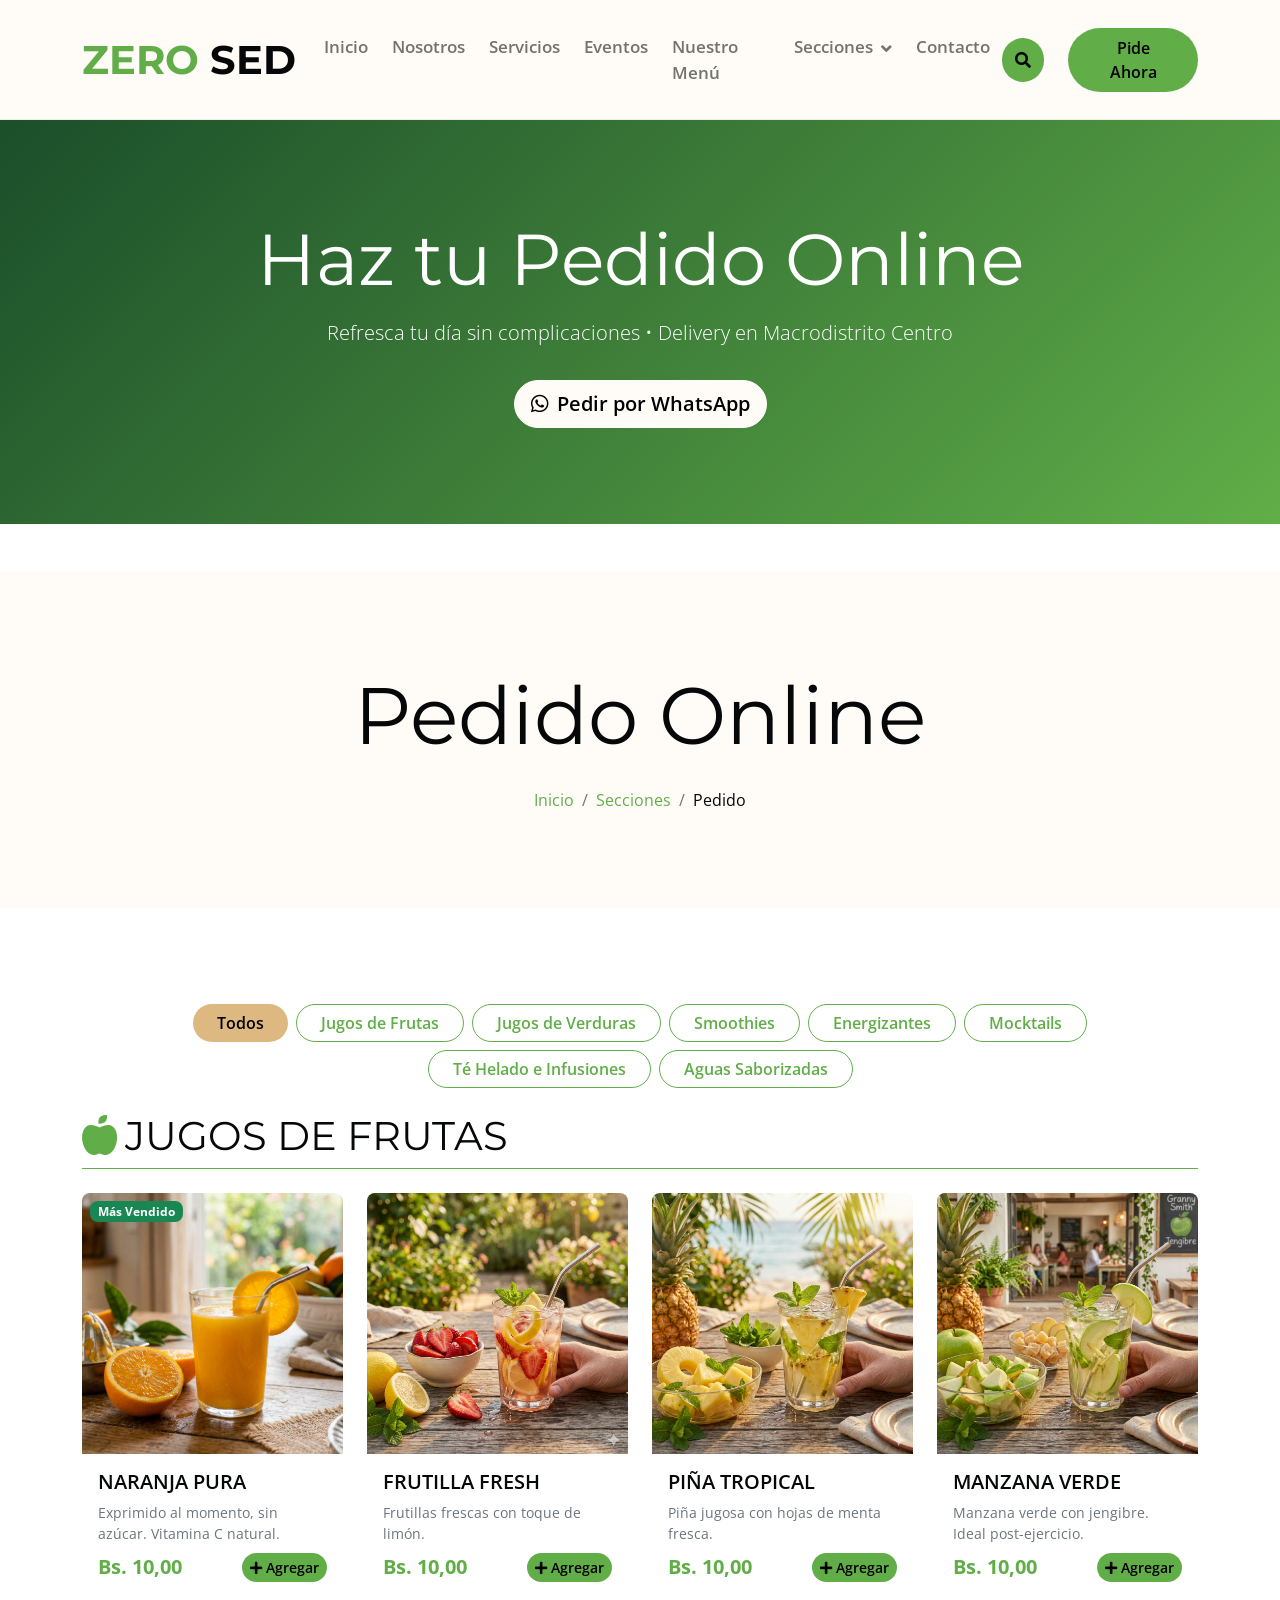
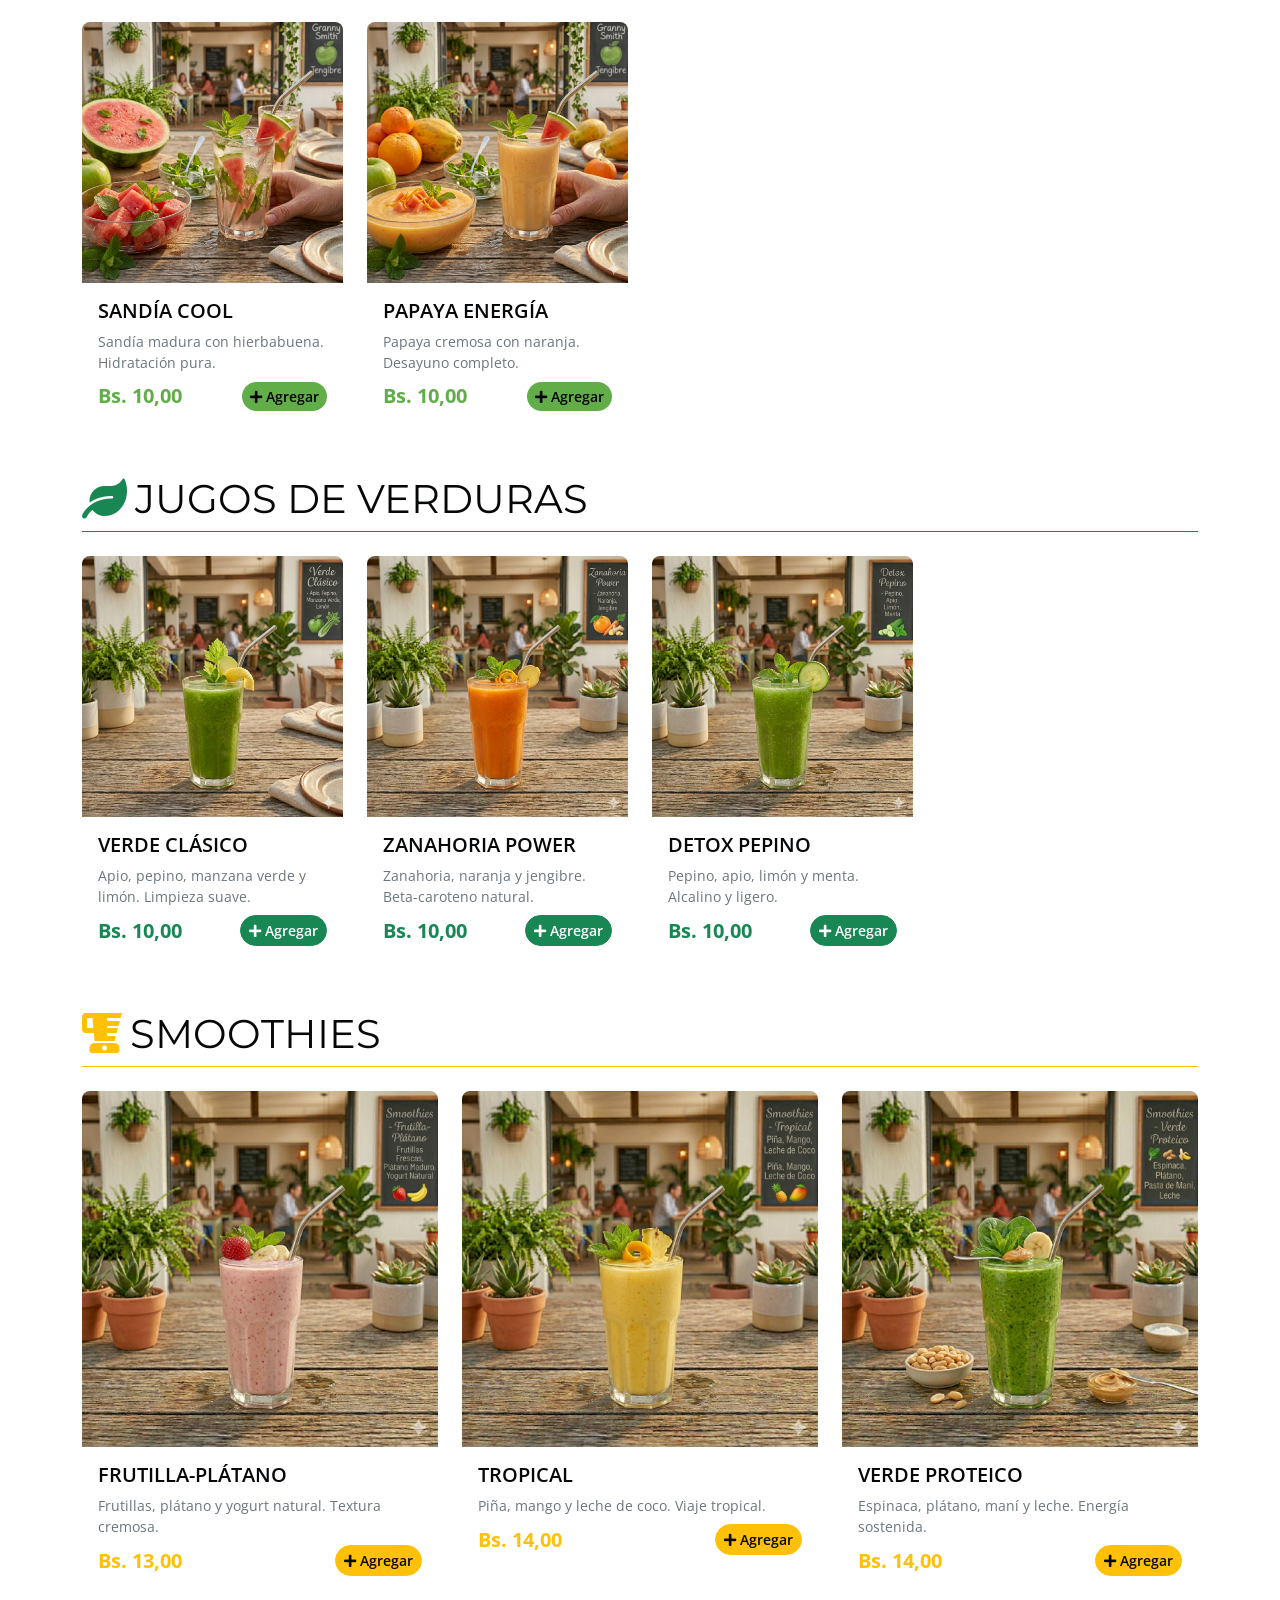
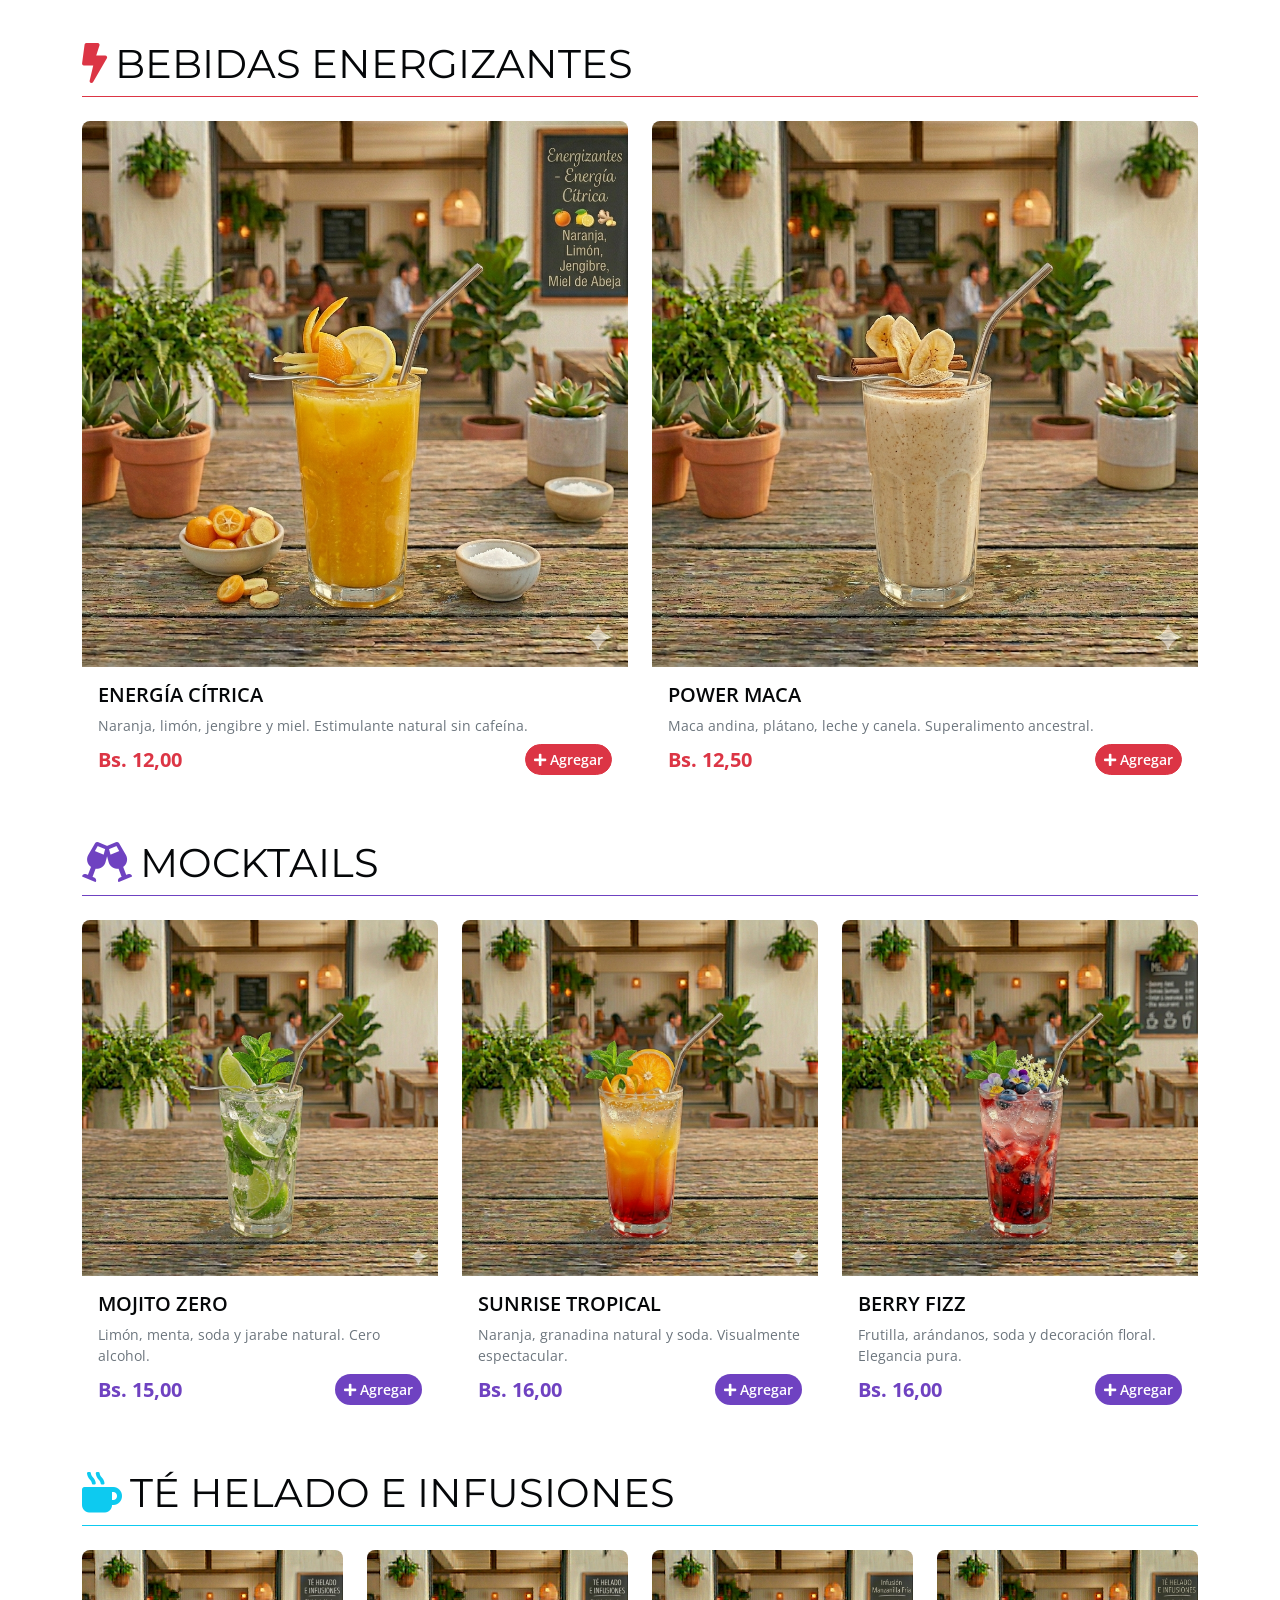
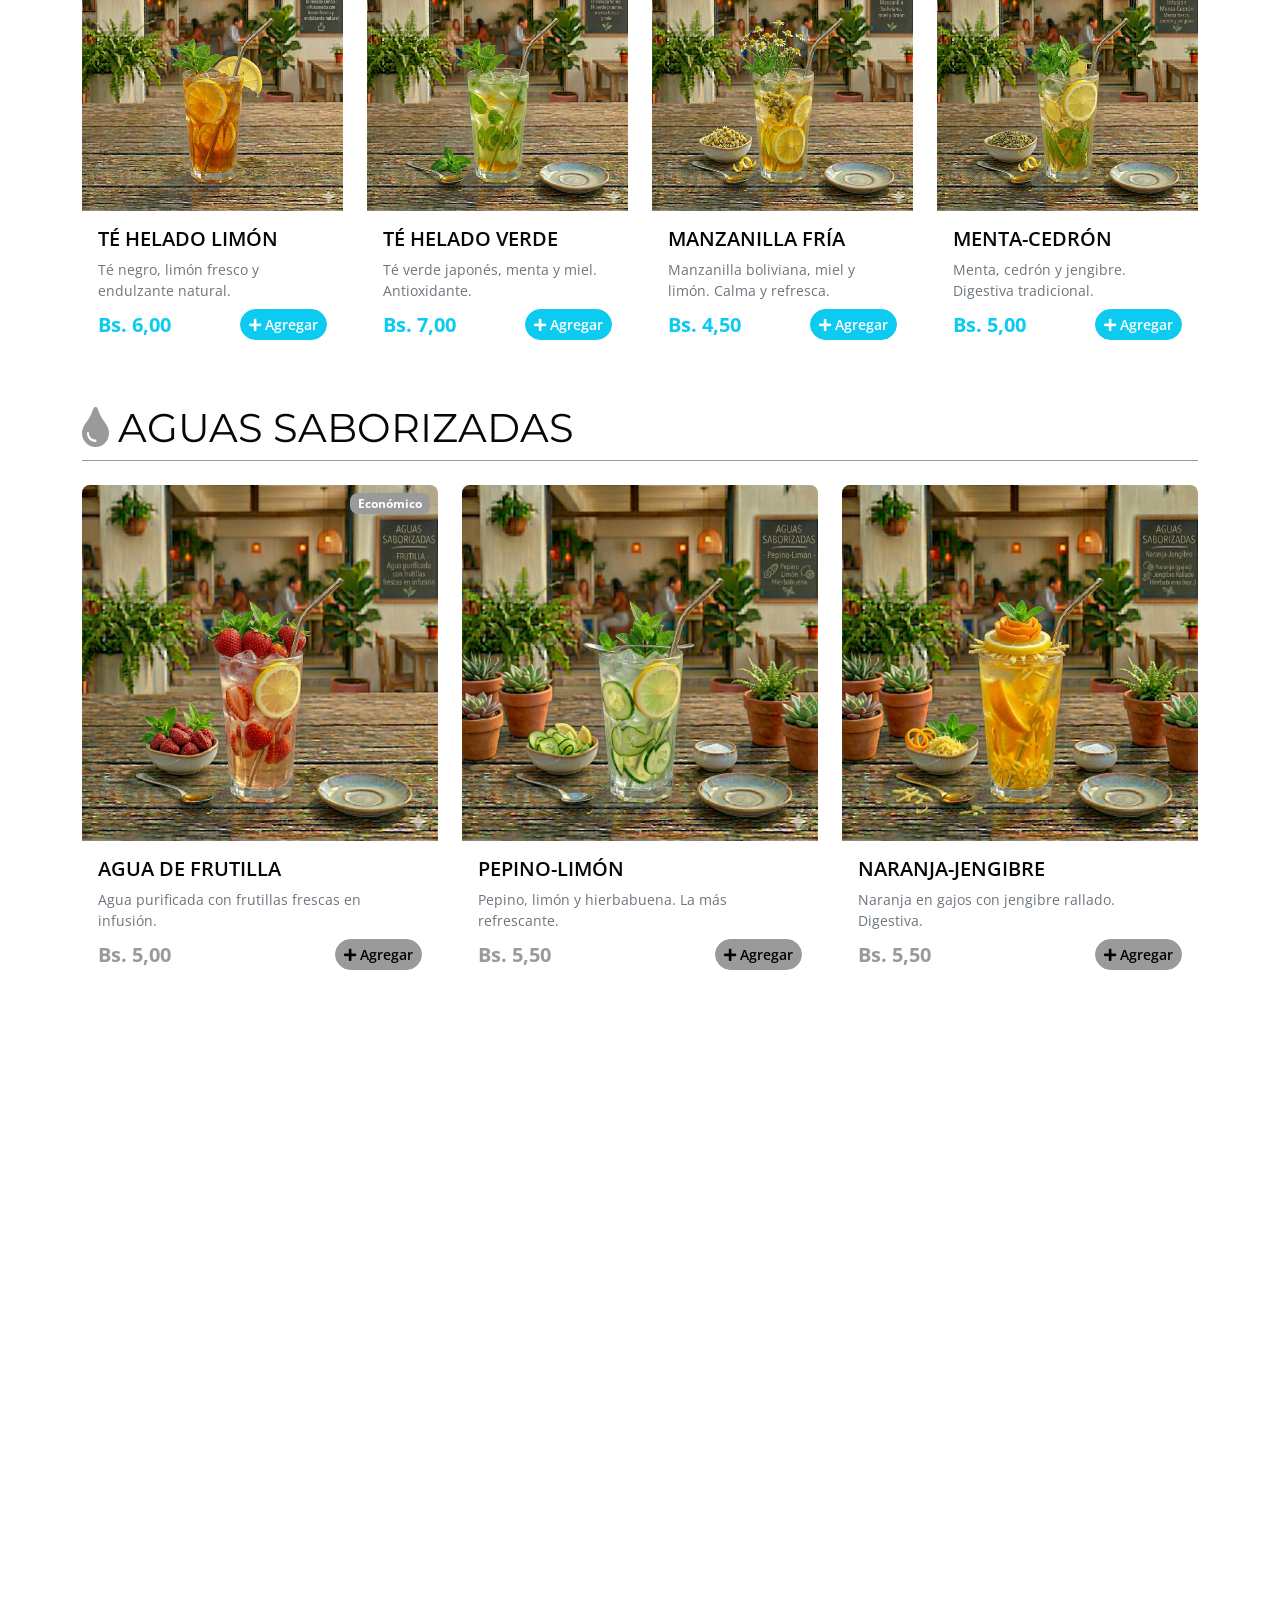
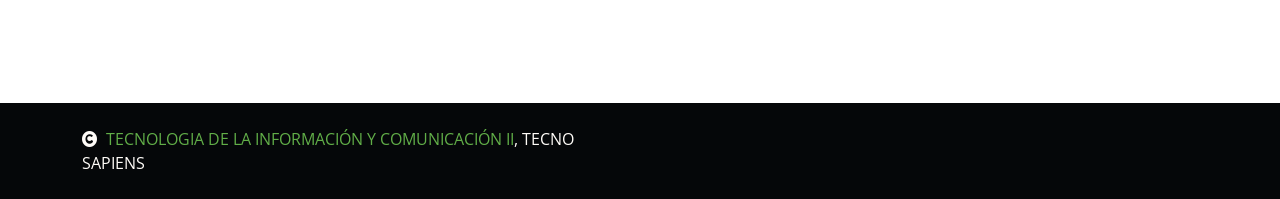
<file: book.html>
<!DOCTYPE html>
<html lang="es">

    <head>
        <meta charset="utf-8">
        <title>ZERO SED - Bebidas Naturales y Delivery Rápido</title>
        <meta content="width=device-width, initial-scale=1.0" name="viewport">
        <meta content="bebidas naturales, delivery rapido, jugos, smoothies, la paz bolivia, zero sed, hidratacion saludable" name="keywords">
        <meta content="ZERO SED ofrece bebidas naturales y saludables con delivery rápido en el Macrodistrito Centro de La Paz. Refresca tu día sin complicaciones." name="description">

        <!-- Google Web Fonts -->
        <link rel="preconnect" href="https://fonts.googleapis.com">
        <link rel="preconnect" href="https://fonts.gstatic.com" crossorigin>
        <link href="https://fonts.googleapis.com/css2?family=Open+Sans:wght@400;600&family=Playball&display=swap" rel="stylesheet">
        <link href="https://fonts.googleapis.com/css2?family=Montserrat:wght@100;200;300;400;500;600;700;800;900&display=swap" rel="stylesheet">

        <!-- Icon Font Stylesheet -->
        <link rel="stylesheet" href="https://use.fontawesome.com/releases/v5.15.4/css/all.css"/>
        <link href="https://cdn.jsdelivr.net/npm/bootstrap-icons@1.4.1/font/bootstrap-icons.css" rel="stylesheet">

        <!-- Libraries Stylesheet -->
        <link href="lib/animate/animate.min.css" rel="stylesheet">
        <link href="lib/lightbox/css/lightbox.min.css" rel="stylesheet">
        <link href="lib/owlcarousel/owl.carousel.min.css" rel="stylesheet">

        <!-- Customized Bootstrap Stylesheet -->
        <link href="css/bootstrap.min.css" rel="stylesheet">

        <!-- Template Stylesheet -->
        <link href="css/style.css" rel="stylesheet">
    </head>

    <body>

        <!-- Spinner Start -->
        <div id="spinner" class="show w-100 vh-100 bg-white position-fixed translate-middle top-50 start-50 d-flex align-items-center justify-content-center">
            <div class="spinner-grow text-primary" role="status"></div>
        </div>
        <!-- Spinner End -->


        <!-- Navbar start -->
        <div class="container-fluid nav-bar">
            <div class="container">
                <nav class="navbar navbar-light navbar-expand-lg py-4">
                    <a href="index.html" class="navbar-brand">
                        <h1 class="text-primary fw-bold mb-0">ZERO <span class="text-dark">SED</span></h1>
                    </a>
                    <button class="navbar-toggler py-2 px-3" type="button" data-bs-toggle="collapse" data-bs-target="#navbarCollapse">
                        <span class="fa fa-bars text-primary"></span>
                    </button>
                    <div class="collapse navbar-collapse" id="navbarCollapse">
                        <div class="navbar-nav mx-auto">
                            <a href="index.html" class="nav-item nav-link ">Inicio</a>
                            <a href="about.html" class="nav-item nav-link">Nosotros</a>
                            <a href="service.html" class="nav-item nav-link">Servicios</a>
                            <a href="event.html" class="nav-item nav-link">Eventos</a>
                            <a href="menu.html" class="nav-item nav-link">Nuestro Menú</a>
                            <div class="nav-item dropdown">
                                <a href="#" class="nav-link dropdown-toggle" data-bs-toggle="dropdown">Secciones</a>
                                <div class="dropdown-menu bg-light">
                                    <a href="book.html" class="dropdown-item active">Pedidos Online</a>
                                    <a href="testimonial.html" class="dropdown-item">Testimonios</a>
                                </div>
                            </div>
                            <a href="contact.html" class="nav-item nav-link">Contacto</a>
                        </div>
                        <button class="btn-search btn btn-primary btn-md-square me-4 rounded-circle d-none d-lg-inline-flex" data-bs-toggle="modal" data-bs-target="#searchModal"><i class="fas fa-search"></i></button>
                        <a href="book.html" class="btn btn-primary py-2 px-4 d-none d-xl-inline-block rounded-pill">Pide Ahora</a>
                    </div>
                </nav>
            </div>
        </div>
        <!-- Navbar End -->

<!-- ============================================ -->
<!-- SECCIÓN PEDIDOS ONLINE - ZERO SED            -->
<!-- ============================================ -->

<!-- Hero de Pedidos -->
<section id="pedidos-hero" class="bg-light-blue py-6 mb-5" style="background: linear-gradient(135deg, #1B4E2A 0%, #61AE48 100%);">
    <div class="container text-center">
        <h1 class="display-2 text-white mb-3">Haz tu Pedido Online</h1>
        <p class="lead text-white">Refresca tu día sin complicaciones • Delivery en Macrodistrito Centro</p>
        <!-- Botón de WhatsApp en el Hero -->
        <a href="https://wa.me/59162422889?text=Hola%20ZERO%20SED,%20quiero%20hacer%20un%20pedido" 
        class="btn btn-light btn-lg rounded-pill mt-3">
        <i class="fab fa-whatsapp me-2"></i>Pedir por WhatsApp
        </a>
    </div>
</section>
<!-- Hero Start -->
<div class="container-fluid bg-light py-6 my-6 mt-0">
    <div class="container text-center animated bounceInDown">
        <h1 class="display-1 mb-4">Pedido Online</h1>
        <ol class="breadcrumb justify-content-center mb-0 animated bounceInDown">
            <li class="breadcrumb-item"><a href="#">Inicio</a></li>
            <li class="breadcrumb-item"><a href="#">Secciones</a></li>
            <li class="breadcrumb-item text-dark" aria-current="page">Pedido</li>
        </ol>
    </div>
</div>
<!-- Hero End -->

<!-- Filtros de Categorías -->
<section id="menu-filtros" class="container mb-4">
    <div class="d-flex flex-wrap justify-content-center gap-2">
        <button class="btn btn-primary active rounded-pill px-4" onclick="filtrarMenu('todos')">Todos</button>
        <button class="btn btn-outline-primary rounded-pill px-4" onclick="filtrarMenu('jugos-fruta')">Jugos de Frutas</button>
        <button class="btn btn-outline-primary rounded-pill px-4" onclick="filtrarMenu('jugos-verdura')">Jugos de Verduras</button>
        <button class="btn btn-outline-primary rounded-pill px-4" onclick="filtrarMenu('smoothies')">Smoothies</button>
        <button class="btn btn-outline-primary rounded-pill px-4" onclick="filtrarMenu('energizantes')">Energizantes</button>
        <button class="btn btn-outline-primary rounded-pill px-4" onclick="filtrarMenu('mocktails')">Mocktails</button>
        <button class="btn btn-outline-primary rounded-pill px-4" onclick="filtrarMenu('te-infusiones')">Té Helado e Infusiones</button>
        <button class="btn btn-outline-primary rounded-pill px-4" onclick="filtrarMenu('aguas')">Aguas Saborizadas</button>
    </div>
</section>

<!-- Carrito Flotante -->
<div id="carrito-flotante" class="position-fixed bottom-0 end-0 m-4 z-3" style="display: none;">
    <button class="btn btn-primary btn-lg rounded-circle shadow-lg position-relative" onclick="mostrarCarrito()" style="width: 60px; height: 60px;">
        <i class="fas fa-shopping-cart"></i>
        <span id="contador-carrito" class="position-absolute top-0 start-100 translate-middle badge rounded-pill bg-danger">0</span>
    </button>
</div>

<!-- Modal del Carrito -->
<div class="modal fade" id="modalCarrito" tabindex="-1">
    <div class="modal-dialog modal-dialog-centered modal-lg">
        <div class="modal-content">
            <div class="modal-header bg-primary text-white">
                <h5 class="modal-title"><i class="fas fa-shopping-cart me-2"></i>Tu Pedido - ZERO SED</h5>
                <button type="button" class="btn-close btn-close-white" data-bs-dismiss="modal"></button>
            </div>
            <div class="modal-body">
                <div id="items-carrito"></div>
                <hr>
                <div class="d-flex justify-content-between align-items-center">
                    <h5>Total:</h5>
                    <h4 class="text-primary fw-bold" id="total-carrito">Bs. 0,00</h4>
                </div>
                <div class="mt-3">
                    <label class="form-label">Dirección de entrega (Macrodistrito Centro):</label>
                    <input type="text" id="direccion-entrega" class="form-control" placeholder="Ej: Calle Mercado 123, Edificio X">
                </div>
                <div class="mt-3">
                    <label class="form-label">Teléfono de contacto:</label>
                    <input type="tel" id="telefono-pedido" class="form-control" placeholder="Ej: 7XX-XXXXX">
                </div>
                <div class="mt-3">
                    <label class="form-label">Notas adicionales:</label>
                    <textarea id="notas-pedido" class="form-control" rows="2" placeholder="Sin azúcar, extra hielo, etc."></textarea>
                </div>
            </div>
            <div class="modal-footer">
                <button type="button" class="btn btn-outline-secondary" onclick="vaciarCarrito()">Vaciar</button>
                <button type="button" class="btn btn-success btn-lg" onclick="enviarPedidoWhatsApp()">
                    <i class="fab fa-whatsapp me-2"></i>Enviar Pedido por WhatsApp
                </button>
            </div>
        </div>
    </div>
</div>

<!-- ============================================ -->
<!-- MENÚ DE PRODUCTOS                            -->
<!-- ============================================ -->

<section id="menu-productos" class="container padding-large pb-5">

    <!-- JUGOS DE FRUTAS -->
    <div class="categoria-menu mb-5" data-categoria="jugos-fruta">
        <h2 class="display-6 text-uppercase text-dark mb-4 border-bottom border-primary pb-2">
            <i class="fas fa-apple-alt text-primary me-2"></i>Jugos de Frutas
        </h2>
        <div class="row g-4">
            <!-- Producto -->
            <div class="col-lg-3 col-md-4 col-sm-6">
                <div class="product-card position-relative h-100">
                    <div class="image-holder">
                        <img src="imgdes/fru 01.png" alt="Jugo Naranja Pura" class="img-fluid rounded-top">
                        <span class="badge bg-success position-absolute top-0 start-0 m-2">Más Vendido</span>
                    </div>
                    <div class="card-body p-3">
                        <h5 class="card-title text-uppercase">Naranja Pura</h5>
                        <p class="text-muted small mb-2">Exprimido al momento, sin azúcar. Vitamina C natural.</p>
                        <div class="d-flex justify-content-between align-items-center">
                            <span class="item-price text-primary fw-bold fs-5">Bs. 10,00</span>
                            <button class="btn btn-primary btn-sm rounded-pill" onclick="agregarAlCarrito('Naranja Pura', 10.00, 'Jugo de Fruta')">
                                <i class="fas fa-plus"></i> Agregar
                            </button>
                        </div>
                    </div>
                </div>
            </div>
            <!-- Producto -->
            <div class="col-lg-3 col-md-4 col-sm-6">
                <div class="product-card position-relative h-100">
                    <div class="image-holder">
                        <img src="imgdes/fru02.png" alt="Jugo Frutilla Fresh" class="img-fluid rounded-top">
                    </div>
                    <div class="card-body p-3">
                        <h5 class="card-title text-uppercase">Frutilla Fresh</h5>
                        <p class="text-muted small mb-2">Frutillas frescas con toque de limón.</p>
                        <div class="d-flex justify-content-between align-items-center">
                            <span class="item-price text-primary fw-bold fs-5">Bs. 10,00</span>
                            <button class="btn btn-primary btn-sm rounded-pill" onclick="agregarAlCarrito('Frutilla Fresh', 10.00, 'Jugo de Fruta')">
                                <i class="fas fa-plus"></i> Agregar
                            </button>
                        </div>
                    </div>
                </div>
            </div>
            <!-- Producto -->
            <div class="col-lg-3 col-md-4 col-sm-6">
                <div class="product-card position-relative h-100">
                    <div class="image-holder">
                        <img src="imgdes/fru03.png" alt="Jugo Piña Tropical" class="img-fluid rounded-top">
                    </div>
                    <div class="card-body p-3">
                        <h5 class="card-title text-uppercase">Piña Tropical</h5>
                        <p class="text-muted small mb-2">Piña jugosa con hojas de menta fresca.</p>
                        <div class="d-flex justify-content-between align-items-center">
                            <span class="item-price text-primary fw-bold fs-5">Bs. 10,00</span>
                            <button class="btn btn-primary btn-sm rounded-pill" onclick="agregarAlCarrito('Piña Tropical', 10.00, 'Jugo de Fruta')">
                                <i class="fas fa-plus"></i> Agregar
                            </button>
                        </div>
                    </div>
                </div>
            </div>
            <!-- Producto -->
            <div class="col-lg-3 col-md-4 col-sm-6">
                <div class="product-card position-relative h-100">
                    <div class="image-holder">
                        <img src="imgdes/fru04.png" alt="Jugo Manzana Verde" class="img-fluid rounded-top">
                    </div>
                    <div class="card-body p-3">
                        <h5 class="card-title text-uppercase">Manzana Verde</h5>
                        <p class="text-muted small mb-2">Manzana verde con jengibre. Ideal post-ejercicio.</p>
                        <div class="d-flex justify-content-between align-items-center">
                            <span class="item-price text-primary fw-bold fs-5">Bs. 10,00</span>
                            <button class="btn btn-primary btn-sm rounded-pill" onclick="agregarAlCarrito('Manzana Verde', 10.00, 'Jugo de Fruta')">
                                <i class="fas fa-plus"></i> Agregar
                            </button>
                        </div>
                    </div>
                </div>
            </div>
            <!-- Producto -->
            <div class="col-lg-3 col-md-4 col-sm-6">
                <div class="product-card position-relative h-100">
                    <div class="image-holder">
                        <img src="imgdes/fru05.png" alt="Jugo Sandía Cool" class="img-fluid rounded-top">
                    </div>
                    <div class="card-body p-3">
                        <h5 class="card-title text-uppercase">Sandía Cool</h5>
                        <p class="text-muted small mb-2">Sandía madura con hierbabuena. Hidratación pura.</p>
                        <div class="d-flex justify-content-between align-items-center">
                            <span class="item-price text-primary fw-bold fs-5">Bs. 10,00</span>
                            <button class="btn btn-primary btn-sm rounded-pill" onclick="agregarAlCarrito('Sandía Cool', 10.00, 'Jugo de Fruta')">
                                <i class="fas fa-plus"></i> Agregar
                            </button>
                        </div>
                    </div>
                </div>
            </div>
            <!-- Producto -->
            <div class="col-lg-3 col-md-4 col-sm-6">
                <div class="product-card position-relative h-100">
                    <div class="image-holder">
                        <img src="imgdes/fru06.png" alt="Jugo Papaya Energía" class="img-fluid rounded-top">
                    </div>
                    <div class="card-body p-3">
                        <h5 class="card-title text-uppercase">Papaya Energía</h5>
                        <p class="text-muted small mb-2">Papaya cremosa con naranja. Desayuno completo.</p>
                        <div class="d-flex justify-content-between align-items-center">
                            <span class="item-price text-primary fw-bold fs-5">Bs. 10,00</span>
                            <button class="btn btn-primary btn-sm rounded-pill" onclick="agregarAlCarrito('Papaya Energía', 10.00, 'Jugo de Fruta')">
                                <i class="fas fa-plus"></i> Agregar
                            </button>
                        </div>
                    </div>
                </div>
            </div>
        </div>
    </div>

    <!-- JUGOS DE VERDURAS -->
    <div class="categoria-menu mb-5" data-categoria="jugos-verdura">
        <h2 class="display-6 text-uppercase text-dark mb-4 border-bottom border-success pb-2">
            <i class="fas fa-leaf text-success me-2"></i>Jugos de Verduras
        </h2>
        <div class="row g-4">
            <div class="col-lg-3 col-md-4 col-sm-6">
                <div class="product-card position-relative h-100">
                    <div class="image-holder">
                        <img src="imgdes/ver 01.png" alt="Jugo Verde Clásico" class="img-fluid rounded-top">
                    </div>
                    <div class="card-body p-3">
                        <h5 class="card-title text-uppercase">Verde Clásico</h5>
                        <p class="text-muted small mb-2">Apio, pepino, manzana verde y limón. Limpieza suave.</p>
                        <div class="d-flex justify-content-between align-items-center">
                            <span class="item-price text-success fw-bold fs-5">Bs. 10,00</span>
                            <button class="btn btn-success btn-sm rounded-pill" onclick="agregarAlCarrito('Verde Clásico', 10.00, 'Jugo de Verdura')">
                                <i class="fas fa-plus"></i> Agregar
                            </button>
                        </div>
                    </div>
                </div>
            </div>
            <div class="col-lg-3 col-md-4 col-sm-6">
                <div class="product-card position-relative h-100">
                    <div class="image-holder">
                        <img src="imgdes/ver 02.png" alt="Zanahoria Power" class="img-fluid rounded-top">
                    </div>
                    <div class="card-body p-3">
                        <h5 class="card-title text-uppercase">Zanahoria Power</h5>
                        <p class="text-muted small mb-2">Zanahoria, naranja y jengibre. Beta-caroteno natural.</p>
                        <div class="d-flex justify-content-between align-items-center">
                            <span class="item-price text-success fw-bold fs-5">Bs. 10,00</span>
                            <button class="btn btn-success btn-sm rounded-pill" onclick="agregarAlCarrito('Zanahoria Power', 10.00, 'Jugo de Verdura')">
                                <i class="fas fa-plus"></i> Agregar
                            </button>
                        </div>
                    </div>
                </div>
            </div>
            <div class="col-lg-3 col-md-4 col-sm-6">
                <div class="product-card position-relative h-100">
                    <div class="image-holder">
                        <img src="imgdes/ver 03.png" alt="Detox Pepino" class="img-fluid rounded-top">
                    </div>
                    <div class="card-body p-3">
                        <h5 class="card-title text-uppercase">Detox Pepino</h5>
                        <p class="text-muted small mb-2">Pepino, apio, limón y menta. Alcalino y ligero.</p>
                        <div class="d-flex justify-content-between align-items-center">
                            <span class="item-price text-success fw-bold fs-5">Bs. 10,00</span>
                            <button class="btn btn-success btn-sm rounded-pill" onclick="agregarAlCarrito('Detox Pepino', 10.00, 'Jugo de Verdura')">
                                <i class="fas fa-plus"></i> Agregar
                            </button>
                        </div>
                    </div>
                </div>
            </div>
        </div>
    </div>

    <!-- SMOOTHIES -->
    <div class="categoria-menu mb-5" data-categoria="smoothies">
        <h2 class="display-6 text-uppercase text-dark mb-4 border-bottom border-warning pb-2">
            <i class="fas fa-blender text-warning me-2"></i>Smoothies
        </h2>
        <div class="row g-4">
            <div class="col-lg-4 col-md-4 col-sm-6">
                <div class="product-card position-relative h-100">
                    <div class="image-holder">
                        <img src="imgdes/smoo 01.png" alt="Smoothie Frutilla-Plátano" class="img-fluid rounded-top">
                    </div>
                    <div class="card-body p-3">
                        <h5 class="card-title text-uppercase">Frutilla-Plátano</h5>
                        <p class="text-muted small mb-2">Frutillas, plátano y yogurt natural. Textura cremosa.</p>
                        <div class="d-flex justify-content-between align-items-center">
                            <span class="item-price text-warning fw-bold fs-5">Bs. 13,00</span>
                            <button class="btn btn-warning btn-sm rounded-pill text-dark" onclick="agregarAlCarrito('Smoothie Frutilla-Plátano', 13.00, 'Smoothie')">
                                <i class="fas fa-plus"></i> Agregar
                            </button>
                        </div>
                    </div>
                </div>
            </div>
            <div class="col-lg-4 col-md-4 col-sm-6">
                <div class="product-card position-relative h-100">
                    <div class="image-holder">
                        <img src="imgdes/smoo 02.png" alt="Smoothie Tropical" class="img-fluid rounded-top">
                    </div>
                    <div class="card-body p-3">
                        <h5 class="card-title text-uppercase">Tropical</h5>
                        <p class="text-muted small mb-2">Piña, mango y leche de coco. Viaje tropical.</p>
                        <div class="d-flex justify-content-between align-items-center">
                            <span class="item-price text-warning fw-bold fs-5">Bs. 14,00</span>
                            <button class="btn btn-warning btn-sm rounded-pill text-dark" onclick="agregarAlCarrito('Smoothie Tropical', 14.00, 'Smoothie')">
                                <i class="fas fa-plus"></i> Agregar
                            </button>
                        </div>
                    </div>
                </div>
            </div>
            <div class="col-lg-4 col-md-4 col-sm-6">
                <div class="product-card position-relative h-100">
                    <div class="image-holder">
                        <img src="imgdes/smoo 03.png" alt="Smoothie Verde Proteico" class="img-fluid rounded-top">
                    </div>
                    <div class="card-body p-3">
                        <h5 class="card-title text-uppercase">Verde Proteico</h5>
                        <p class="text-muted small mb-2">Espinaca, plátano, maní y leche. Energía sostenida.</p>
                        <div class="d-flex justify-content-between align-items-center">
                            <span class="item-price text-warning fw-bold fs-5">Bs. 14,00</span>
                            <button class="btn btn-warning btn-sm rounded-pill text-dark" onclick="agregarAlCarrito('Smoothie Verde Proteico', 14.00, 'Smoothie')">
                                <i class="fas fa-plus"></i> Agregar
                            </button>
                        </div>
                    </div>
                </div>
            </div>
        </div>
    </div>

    <!-- ENERGIZANTES -->
    <div class="categoria-menu mb-5" data-categoria="energizantes">
        <h2 class="display-6 text-uppercase text-dark mb-4 border-bottom border-danger pb-2">
            <i class="fas fa-bolt text-danger me-2"></i>Bebidas Energizantes
        </h2>
        <div class="row g-4">
            <div class="col-lg-6 col-md-6 col-sm-6">
                <div class="product-card position-relative h-100">
                    <div class="image-holder">
                        <img src="imgdes/ener 01.png" alt="Energía Cítrica" class="img-fluid rounded-top">
                    </div>
                    <div class="card-body p-3">
                        <h5 class="card-title text-uppercase">Energía Cítrica</h5>
                        <p class="text-muted small mb-2">Naranja, limón, jengibre y miel. Estimulante natural sin cafeína.</p>
                        <div class="d-flex justify-content-between align-items-center">
                            <span class="item-price text-danger fw-bold fs-5">Bs. 12,00</span>
                            <button class="btn btn-danger btn-sm rounded-pill" onclick="agregarAlCarrito('Energía Cítrica', 12.00, 'Energizante')">
                                <i class="fas fa-plus"></i> Agregar
                            </button>
                        </div>
                    </div>
                </div>
            </div>
            <div class="col-lg-6 col-md-6 col-sm-6">
                <div class="product-card position-relative h-100">
                    <div class="image-holder">
                        <img src="imgdes/ener 02.png" alt="Power Maca" class="img-fluid rounded-top">
                    </div>
                    <div class="card-body p-3">
                        <h5 class="card-title text-uppercase">Power Maca</h5>
                        <p class="text-muted small mb-2">Maca andina, plátano, leche y canela. Superalimento ancestral.</p>
                        <div class="d-flex justify-content-between align-items-center">
                            <span class="item-price text-danger fw-bold fs-5">Bs. 12,50</span>
                            <button class="btn btn-danger btn-sm rounded-pill" onclick="agregarAlCarrito('Power Maca', 12.50, 'Energizante')">
                                <i class="fas fa-plus"></i> Agregar
                            </button>
                        </div>
                    </div>
                </div>
            </div>
        </div>
    </div>

    <!-- MOCKTAILS -->
    <div class="categoria-menu mb-5" data-categoria="mocktails">
        <h2 class="display-6 text-uppercase text-dark mb-4 border-bottom border-purple pb-2" style="border-color: #6f42c1 !important;">
            <i class="fas fa-glass-cheers me-2" style="color: #6f42c1;"></i>Mocktails
        </h2>
        <div class="row g-4">
            <div class="col-lg-4 col-md-4 col-sm-6">
                <div class="product-card position-relative h-100">
                    <div class="image-holder">
                        <img src="imgdes/mok 01.png" alt="Mojito Zero" class="img-fluid rounded-top">
                    </div>
                    <div class="card-body p-3">
                        <h5 class="card-title text-uppercase">Mojito Zero</h5>
                        <p class="text-muted small mb-2">Limón, menta, soda y jarabe natural. Cero alcohol.</p>
                        <div class="d-flex justify-content-between align-items-center">
                            <span class="item-price fw-bold fs-5" style="color: #6f42c1;">Bs. 15,00</span>
                            <button class="btn btn-sm rounded-pill text-white" style="background-color: #6f42c1;" onclick="agregarAlCarrito('Mojito Zero', 15.00, 'Mocktail')">
                                <i class="fas fa-plus"></i> Agregar
                            </button>
                        </div>
                    </div>
                </div>
            </div>
            <div class="col-lg-4 col-md-4 col-sm-6">
                <div class="product-card position-relative h-100">
                    <div class="image-holder">
                        <img src="imgdes/mok 02.png" alt="Sunrise Tropical" class="img-fluid rounded-top">
                    </div>
                    <div class="card-body p-3">
                        <h5 class="card-title text-uppercase">Sunrise Tropical</h5>
                        <p class="text-muted small mb-2">Naranja, granadina natural y soda. Visualmente espectacular.</p>
                        <div class="d-flex justify-content-between align-items-center">
                            <span class="item-price fw-bold fs-5" style="color: #6f42c1;">Bs. 16,00</span>
                            <button class="btn btn-sm rounded-pill text-white" style="background-color: #6f42c1;" onclick="agregarAlCarrito('Sunrise Tropical', 16.00, 'Mocktail')">
                                <i class="fas fa-plus"></i> Agregar
                            </button>
                        </div>
                    </div>
                </div>
            </div>
            <div class="col-lg-4 col-md-4 col-sm-6">
                <div class="product-card position-relative h-100">
                    <div class="image-holder">
                        <img src="imgdes/mok 03.png" alt="Berry Fizz" class="img-fluid rounded-top">
                    </div>
                    <div class="card-body p-3">
                        <h5 class="card-title text-uppercase">Berry Fizz</h5>
                        <p class="text-muted small mb-2">Frutilla, arándanos, soda y decoración floral. Elegancia pura.</p>
                        <div class="d-flex justify-content-between align-items-center">
                            <span class="item-price fw-bold fs-5" style="color: #6f42c1;">Bs. 16,00</span>
                            <button class="btn btn-sm rounded-pill text-white" style="background-color: #6f42c1;" onclick="agregarAlCarrito('Berry Fizz', 16.00, 'Mocktail')">
                                <i class="fas fa-plus"></i> Agregar
                            </button>
                        </div>
                    </div>
                </div>
            </div>
        </div>
    </div>

    <!-- TÉ HELADO E INFUSIONES -->
    <div class="categoria-menu mb-5" data-categoria="te-infusiones">
        <h2 class="display-6 text-uppercase text-dark mb-4 border-bottom border-info pb-2">
            <i class="fas fa-mug-hot text-info me-2"></i>Té Helado e Infusiones
        </h2>
        <div class="row g-4">
            <div class="col-lg-3 col-md-4 col-sm-6">
                <div class="product-card position-relative h-100">
                    <div class="image-holder">
                        <img src="imgdes/te hel 01.png" alt="Té Helado Limón" class="img-fluid rounded-top">
                    </div>
                    <div class="card-body p-3">
                        <h5 class="card-title text-uppercase">Té Helado Limón</h5>
                        <p class="text-muted small mb-2">Té negro, limón fresco y endulzante natural.</p>
                        <div class="d-flex justify-content-between align-items-center">
                            <span class="item-price text-info fw-bold fs-5">Bs. 6,00</span>
                            <button class="btn btn-info btn-sm rounded-pill text-white" onclick="agregarAlCarrito('Té Helado Limón', 6.00, 'Té Helado')">
                                <i class="fas fa-plus"></i> Agregar
                            </button>
                        </div>
                    </div>
                </div>
            </div>
            <div class="col-lg-3 col-md-4 col-sm-6">
                <div class="product-card position-relative h-100">
                    <div class="image-holder">
                        <img src="imgdes/te hel 02.png" alt="Té Helado Verde" class="img-fluid rounded-top">
                    </div>
                    <div class="card-body p-3">
                        <h5 class="card-title text-uppercase">Té Helado Verde</h5>
                        <p class="text-muted small mb-2">Té verde japonés, menta y miel. Antioxidante.</p>
                        <div class="d-flex justify-content-between align-items-center">
                            <span class="item-price text-info fw-bold fs-5">Bs. 7,00</span>
                            <button class="btn btn-info btn-sm rounded-pill text-white" onclick="agregarAlCarrito('Té Helado Verde', 7.00, 'Té Helado')">
                                <i class="fas fa-plus"></i> Agregar
                            </button>
                        </div>
                    </div>
                </div>
            </div>
            <div class="col-lg-3 col-md-4 col-sm-6">
                <div class="product-card position-relative h-100">
                    <div class="image-holder">
                        <img src="imgdes/te hel 03.png" alt="Infusión Manzanilla" class="img-fluid rounded-top">
                    </div>
                    <div class="card-body p-3">
                        <h5 class="card-title text-uppercase">Manzanilla Fría</h5>
                        <p class="text-muted small mb-2">Manzanilla boliviana, miel y limón. Calma y refresca.</p>
                        <div class="d-flex justify-content-between align-items-center">
                            <span class="item-price text-info fw-bold fs-5">Bs. 4,50</span>
                            <button class="btn btn-info btn-sm rounded-pill text-white" onclick="agregarAlCarrito('Manzanilla Fría', 4.50, 'Infusión')">
                                <i class="fas fa-plus"></i> Agregar
                            </button>
                        </div>
                    </div>
                </div>
            </div>
            <div class="col-lg-3 col-md-4 col-sm-6">
                <div class="product-card position-relative h-100">
                    <div class="image-holder">
                        <img src="imgdes/te hel 04.png" alt="Infusión Menta-Cedrón" class="img-fluid rounded-top">
                    </div>
                    <div class="card-body p-3">
                        <h5 class="card-title text-uppercase">Menta-Cedrón</h5>
                        <p class="text-muted small mb-2">Menta, cedrón y jengibre. Digestiva tradicional.</p>
                        <div class="d-flex justify-content-between align-items-center">
                            <span class="item-price text-info fw-bold fs-5">Bs. 5,00</span>
                            <button class="btn btn-info btn-sm rounded-pill text-white" onclick="agregarAlCarrito('Menta-Cedrón', 5.00, 'Infusión')">
                                <i class="fas fa-plus"></i> Agregar
                            </button>
                        </div>
                    </div>
                </div>
            </div>
        </div>
    </div>

    <!-- AGUAS SABORIZADAS -->
    <div class="categoria-menu mb-5" data-categoria="aguas">
        <h2 class="display-6 text-uppercase text-dark mb-4 border-bottom border-secondary pb-2">
            <i class="fas fa-tint text-secondary me-2"></i>Aguas Saborizadas
        </h2>
        <div class="row g-4">
            <div class="col-lg-4 col-md-4 col-sm-6">
                <div class="product-card position-relative h-100">
                    <div class="image-holder">
                        <img src="imgdes/agua sab 01.png" alt="Agua de Frutilla" class="img-fluid rounded-top">
                        <span class="badge bg-secondary position-absolute top-0 end-0 m-2">Económico</span>
                    </div>
                    <div class="card-body p-3">
                        <h5 class="card-title text-uppercase">Agua de Frutilla</h5>
                        <p class="text-muted small mb-2">Agua purificada con frutillas frescas en infusión.</p>
                        <div class="d-flex justify-content-between align-items-center">
                            <span class="item-price text-secondary fw-bold fs-5">Bs. 5,00</span>
                            <button class="btn btn-secondary btn-sm rounded-pill" onclick="agregarAlCarrito('Agua de Frutilla', 5.00, 'Agua Saborizada')">
                                <i class="fas fa-plus"></i> Agregar
                            </button>
                        </div>
                    </div>
                </div>
            </div>
            <div class="col-lg-4 col-md-4 col-sm-6">
                <div class="product-card position-relative h-100">
                    <div class="image-holder">
                        <img src="imgdes/agua sab 02.png" alt="Agua Pepino-Limón" class="img-fluid rounded-top">
                    </div>
                    <div class="card-body p-3">
                        <h5 class="card-title text-uppercase">Pepino-Limón</h5>
                        <p class="text-muted small mb-2">Pepino, limón y hierbabuena. La más refrescante.</p>
                        <div class="d-flex justify-content-between align-items-center">
                            <span class="item-price text-secondary fw-bold fs-5">Bs. 5,50</span>
                            <button class="btn btn-secondary btn-sm rounded-pill" onclick="agregarAlCarrito('Agua Pepino-Limón', 5.50, 'Agua Saborizada')">
                                <i class="fas fa-plus"></i> Agregar
                            </button>
                        </div>
                    </div>
                </div>
            </div>
            <div class="col-lg-4 col-md-4 col-sm-6">
                <div class="product-card position-relative h-100">
                    <div class="image-holder">
                        <img src="imgdes/agua sab 03.png" alt="Agua Naranja-Jengibre" class="img-fluid rounded-top">
                    </div>
                    <div class="card-body p-3">
                        <h5 class="card-title text-uppercase">Naranja-Jengibre</h5>
                        <p class="text-muted small mb-2">Naranja en gajos con jengibre rallado. Digestiva.</p>
                        <div class="d-flex justify-content-between align-items-center">
                            <span class="item-price text-secondary fw-bold fs-5">Bs. 5,50</span>
                            <button class="btn btn-secondary btn-sm rounded-pill" onclick="agregarAlCarrito('Agua Naranja-Jengibre', 5.50, 'Agua Saborizada')">
                                <i class="fas fa-plus"></i> Agregar
                            </button>
                        </div>
                    </div>
                </div>
            </div>
        </div>
    </div>
</section>

<!-- ============================================ -->
<!-- JAVASCRIPT DEL CARRITO                       -->
<!-- ============================================ -->

<script>
// Carrito de compras
let carrito = [];

function agregarAlCarrito(nombre, precio, categoria) {
    // Buscar si ya existe
    const existente = carrito.find(item => item.nombre === nombre);
    
    if (existente) {
        existente.cantidad++;
    } else {
        carrito.push({
            nombre: nombre,
            precio: precio,
            categoria: categoria,
            cantidad: 1
        });
    }
    
    actualizarCarrito();
    
    // Animación de feedback
    const btn = event.target.closest('button');
    const originalText = btn.innerHTML;
    btn.innerHTML = '<i class="fas fa-check"></i> ¡Agregado!';
    btn.classList.add('btn-success');
    setTimeout(() => {
        btn.innerHTML = originalText;
        btn.classList.remove('btn-success');
    }, 1500);
}

function actualizarCarrito() {
    const contador = document.getElementById('contador-carrito');
    const totalItems = carrito.reduce((sum, item) => sum + item.cantidad, 0);
    contador.textContent = totalItems;
    
    // Mostrar/ocultar carrito flotante
    document.getElementById('carrito-flotante').style.display = totalItems > 0 ? 'block' : 'none';
}

function mostrarCarrito() {
    const modal = new bootstrap.Modal(document.getElementById('modalCarrito'));
    renderizarItemsCarrito();
    modal.show();
}

function renderizarItemsCarrito() {
    const contenedor = document.getElementById('items-carrito');
    let html = '';
    let total = 0;
    
    if (carrito.length === 0) {
        contenedor.innerHTML = '<p class="text-center text-muted">Tu carrito está vacío</p>';
        document.getElementById('total-carrito').textContent = 'Bs. 0,00';
        return;
    }
    
    carrito.forEach((item, index) => {
        const subtotal = item.precio * item.cantidad;
        total += subtotal;
        
        html += `
            <div class="d-flex justify-content-between align-items-center mb-3 p-2 bg-light rounded">
                <div class="flex-grow-1">
                    <h6 class="mb-0 text-uppercase">${item.nombre}</h6>
                    <small class="text-muted">${item.categoria}</small>
                </div>
                <div class="d-flex align-items-center gap-2">
                    <button class="btn btn-sm btn-outline-secondary" onclick="cambiarCantidad(${index}, -1)">-</button>
                    <span class="fw-bold">${item.cantidad}</span>
                    <button class="btn btn-sm btn-outline-secondary" onclick="cambiarCantidad(${index}, 1)">+</button>
                    <span class="fw-bold ms-2" style="min-width: 80px; text-align: right;">Bs. ${subtotal.toFixed(2)}</span>
                    <button class="btn btn-sm btn-outline-danger" onclick="eliminarItem(${index})"><i class="fas fa-trash"></i></button>
                </div>
            </div>
        `;
    });
    
    contenedor.innerHTML = html;
    document.getElementById('total-carrito').textContent = 'Bs. ' + total.toFixed(2).replace('.', ',');
}

function cambiarCantidad(index, delta) {
    carrito[index].cantidad += delta;
    if (carrito[index].cantidad <= 0) {
        carrito.splice(index, 1);
    }
    renderizarItemsCarrito();
    actualizarCarrito();
}

function eliminarItem(index) {
    carrito.splice(index, 1);
    renderizarItemsCarrito();
    actualizarCarrito();
}

function vaciarCarrito() {
    carrito = [];
    renderizarItemsCarrito();
    actualizarCarrito();
}

function enviarPedidoWhatsApp() {
    if (carrito.length === 0) {
        alert('Tu carrito está vacío');
        return;
    }
    
    const direccion = document.getElementById('direccion-entrega').value;
    const telefono = document.getElementById('telefono-pedido').value;
    const notas = document.getElementById('notas-pedido').value;
    
    if (!direccion || !telefono) {
        alert('Por favor completa tu dirección y teléfono');
        return;
    }
    
    let mensaje = '*🍹 PEDIDO ZERO SED*%0A%0A';
    
    carrito.forEach(item => {
        mensaje += `• ${item.cantidad}x ${item.nombre} - Bs. ${(item.precio * item.cantidad).toFixed(2)}%0A`;
    });
    
    const total = carrito.reduce((sum, item) => sum + (item.precio * item.cantidad), 0);
    mensaje += `%0A*Total: Bs. ${total.toFixed(2)}*%0A`;
    mensaje += `%0A📍 *Dirección:* ${direccion}%0A`;
    mensaje += `📞 *Teléfono:* ${telefono}%0A`;
    if (notas) mensaje += `📝 *Notas:* ${notas}%0A`;
    mensaje += `%0A¡Gracias por elegir ZERO SED! 🌿`;
    
    // ✅ TU NÚMERO REAL: 62422889 (Bolivia = +591)
    const url = `https://wa.me/59162422889?text=${mensaje}`;
    window.open(url, '_blank');
}

// Filtros de categorías
function filtrarMenu(categoria) {
    // Actualizar botones activos
    document.querySelectorAll('#menu-filtros button').forEach(btn => {
        btn.classList.remove('btn-primary', 'active');
        btn.classList.add('btn-outline-primary');
    });
    event.target.classList.remove('btn-outline-primary');
    event.target.classList.add('btn-primary', 'active');
    
    // Mostrar/ocultar categorías
    const categorias = document.querySelectorAll('.categoria-menu');
    categorias.forEach(cat => {
        if (categoria === 'todos' || cat.dataset.categoria === categoria) {
            cat.style.display = 'block';
        } else {
            cat.style.display = 'none';
        }
    });
}
</script>




        <!-- Modal Search Start -->
        <div class="modal fade" id="searchModal" tabindex="-1" aria-labelledby="exampleModalLabel" aria-hidden="true">
            <div class="modal-dialog modal-fullscreen">
                <div class="modal-content rounded-0">
                    <div class="modal-header">
                        <h5 class="modal-title" id="exampleModalLabel">Search by keyword</h5>
                        <button type="button" class="btn-close" data-bs-dismiss="modal" aria-label="Close"></button>
                    </div>
                    <div class="modal-body d-flex align-items-center">
                        <div class="input-group w-75 mx-auto d-flex">
                            <input type="search" class="form-control bg-transparent p-3" placeholder="keywords" aria-describedby="search-icon-1">
                            <span id="search-icon-1" class="input-group-text p-3"><i class="fa fa-search"></i></span>
                        </div>
                    </div>
                </div>
            </div>
        </div>
        <!-- Modal Search End -->


        

        <!-- Footer Start -->
        <div class="container-fluid footer py-6 my-6 mb-0 bg-light wow bounceInUp" data-wow-delay="0.1s">
            <div class="container">
                <div class="row">
                    <!-- Columna 1: Branding -->
                    <div class="col-lg-3 col-md-6">
                        <div class="footer-item">
                            <h1 class="text-primary">ZERO<span class="text-dark">SED</span></h1>
                            <p class="lh-lg mb-4">Bebidas naturales y saludables con delivery especializado en el Macrodistrito Centro de La Paz. Refresca tu día sin complicaciones.</p>
                            <div class="footer-icon d-flex">
                                <a class="btn btn-primary btn-sm-square me-2 rounded-circle" href="https://www.facebook.com/profile.php?id=61590541183386"><i class="fab fa-facebook-f"></i></a>
                                <a class="btn btn-primary btn-sm-square me-2 rounded-circle" href="https://www.tiktok.com/@zerosedoficial?is_from_webapp=1&sender_device"><i class="fab fa-tiktok"></i></a>
                                <a href="https://www.instagram.com/zerosedoficial/" class="btn btn-primary btn-sm-square me-2 rounded-circle"><i class="fab fa-instagram"></i></a>
                                <a href="https://wa.me/59178045715" class="btn btn-primary btn-sm-square rounded-circle"><i class="fab fa-whatsapp"></i></a>
                            </div>
                        </div>
                    </div>

                    <!-- Columna 2: Productos Principales -->
                    <div class="col-lg-3 col-md-6">
                        <div class="footer-item">
                            <h4 class="mb-4">Nuestros Productos</h4>
                            <div class="d-flex flex-column align-items-start">
                                <a class="text-body mb-3" href=""><i class="fa fa-check text-primary me-2"></i>Jugos de Frutas</a>
                                <a class="text-body mb-3" href=""><i class="fa fa-check text-primary me-2"></i>Jugos de Verduras</a>
                                <a class="text-body mb-3" href=""><i class="fa fa-check text-primary me-2"></i>Smoothies</a>
                                <a class="text-body mb-3" href=""><i class="fa fa-check text-primary me-2"></i>Bebidas Energizantes</a>
                                <a class="text-body mb-3" href=""><i class="fa fa-check text-primary me-2"></i>Mocktails</a>
                                <a class="text-body mb-3" href=""><i class="fa fa-check text-primary me-2"></i>Té Helado e Infusiones</a>
                                <a class="text-body mb-3" href=""><i class="fa fa-check text-primary me-2"></i>Aguas Saborizadas</a>
                            </div>
                        </div>
                    </div>

                    <!-- Columna 3: Contacto -->
                    <div class="col-lg-3 col-md-6">
                        <div class="footer-item">
                            <h4 class="mb-4">Contáctanos</h4>
                            <div class="d-flex flex-column align-items-start">
                                <p><i class="fa fa-map-marker-alt text-primary me-2"></i>Calle Illampu N° 742, Esquina Sagárnaga</p>
                                <p><i class="fa fa-phone-alt text-primary me-2"></i> (+591) 78045715</p>
                                <p><i class="fas fa-envelope text-primary me-2"></i> contacto@zerosed.bo</p>
                                <p><i class="fa fa-clock text-primary me-2"></i> Lunes a Sábado: 8:00 - 20:00</p>
                                <p><i class="fab fa-whatsapp text-primary me-2"></i> Pedidos por WhatsApp Business</p>
                            </div>
                        </div>
                    </div>

                    <!-- Columna 4: Galería Social -->
                    <div class="col-lg-3 col-md-6">
                        <div class="footer-item">
                            <h4 class="mb-4">Galería</h4>
                            <div class="row g-2">
                                <div class="col-4">
                                    <img src="img/fru01.png" class="img-fluid rounded-circle border border-primary p-2" alt="Jugo de Naranja">
                                </div>
                                <div class="col-4">
                                    <img src="img/ver 02.png" class="img-fluid rounded-circle border border-primary p-2" alt="Smoothie Frutilla">
                                </div>
                                <div class="col-4">
                                    <img src="img/mok 01.png" class="img-fluid rounded-circle border border-primary p-2" alt="Jugo Verde">
                                </div>
                                <div class="col-4">
                                    <img src="img/te hel 04.png" class="img-fluid rounded-circle border border-primary p-2" alt="Mojito Zero">
                                </div>
                                <div class="col-4">
                                    <img src="img/ener 02.png" class="img-fluid rounded-circle border border-primary p-2" alt="Energía Cítrica">
                                </div>
                                <div class="col-4">
                                    <img src="img/smoo 02.png" class="img-fluid rounded-circle border border-primary p-2" alt="Agua Pepino-Limón">
                                </div>
                            </div>
                        </div>
                    </div>
                </div>
            </div>
        </div>
        <!-- Footer End -->


        <!-- Copyright Start -->
        <div class="container-fluid copyright bg-dark py-4">
            <div class="container">
                <div class="row">
                    <div class="col-md-6 text-center text-md-start mb-3 mb-md-0">
                        <span class="text-light"><a href="#"><i class="fas fa-copyright text-light me-2"></i>TECNOLOGIA DE LA INFORMACIÓN Y COMUNICACIÓN II</a>, TECNO SAPIENS </span>
                    </div>
                </div>
            </div>
        </div>
        <!-- Copyright End -->


        
        
    <!-- JavaScript Libraries -->
    <script src="https://ajax.googleapis.com/ajax/libs/jquery/1.12.4/jquery.min.js"></script>
    <script src="https://cdn.jsdelivr.net/npm/bootstrap@5.0.0/dist/js/bootstrap.bundle.min.js"></script>
    <script src="lib/wow/wow.min.js"></script>
    <script src="lib/easing/easing.min.js"></script>
    <script src="lib/waypoints/waypoints.min.js"></script>
    <script src="lib/counterup/counterup.min.js"></script>
    <script src="lib/lightbox/js/lightbox.min.js"></script>
    <script src="lib/owlcarousel/owl.carousel.min.js"></script>

    <!-- Template Javascript -->
    <script src="js/main.js"></script>
    </body>

</html>
</file>
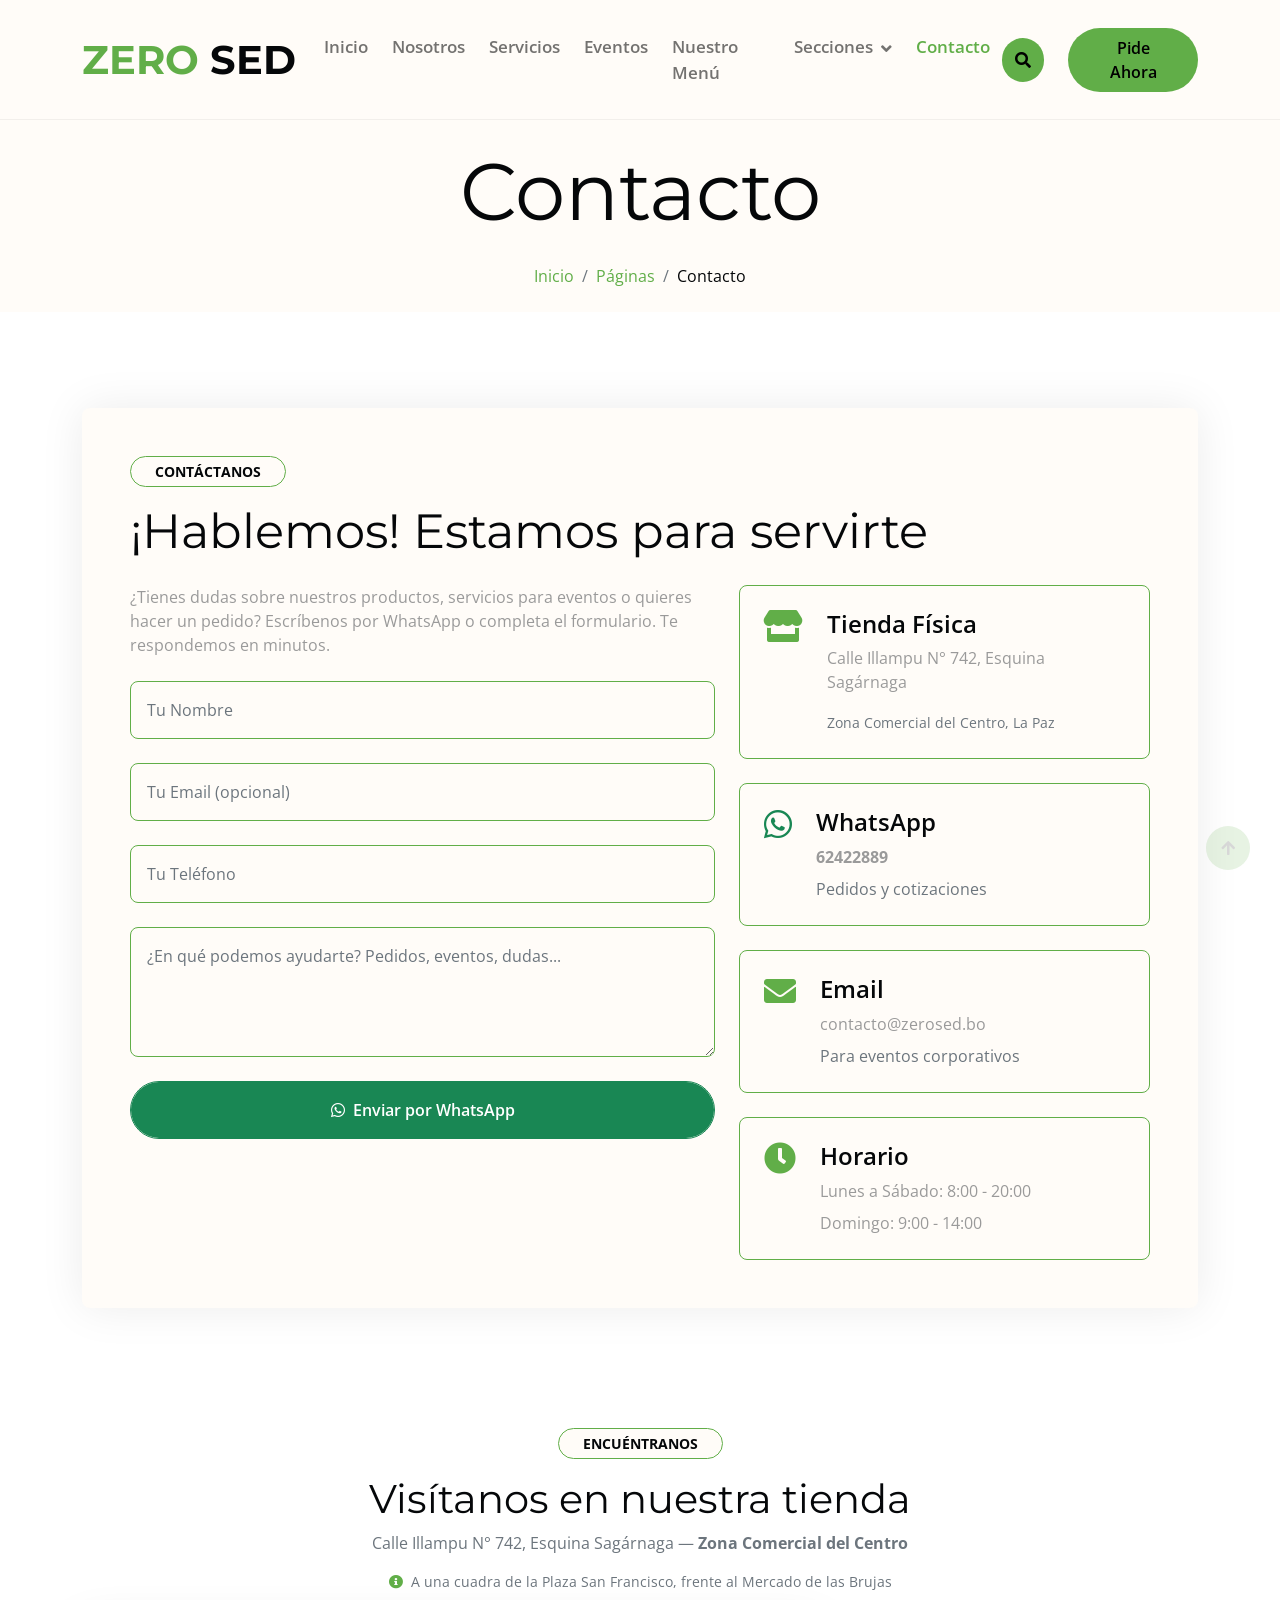
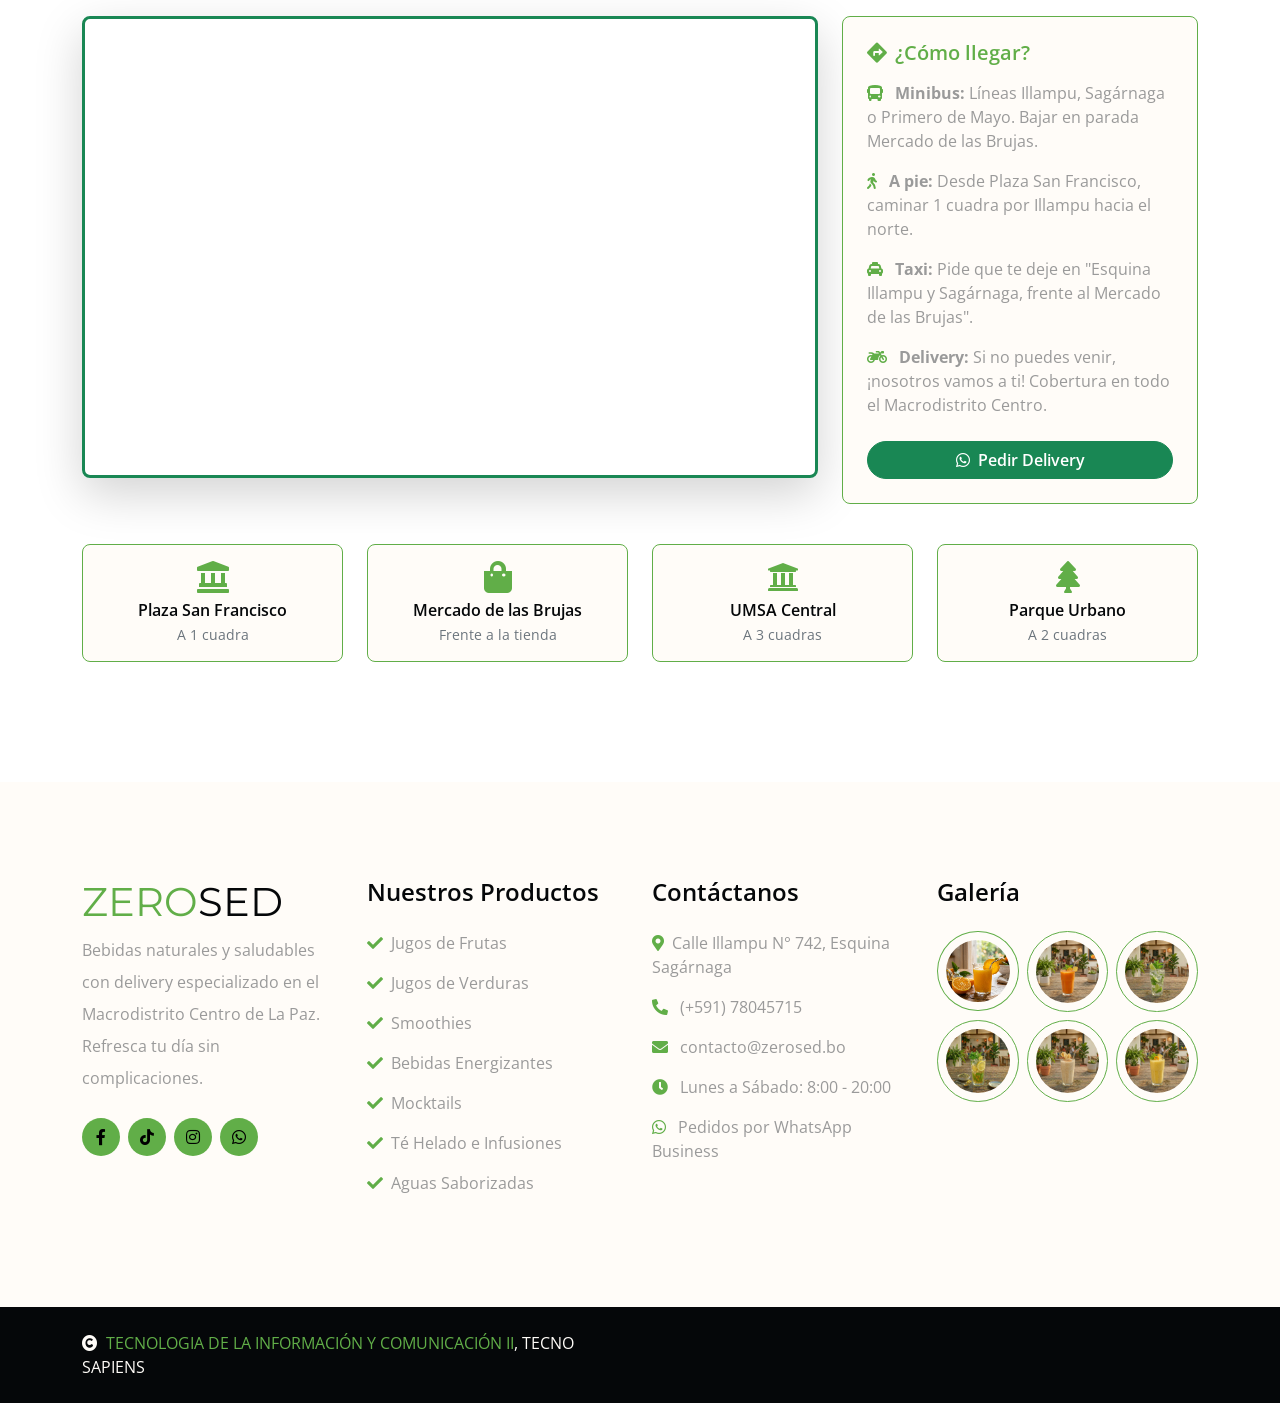
<file: contact.html>
<!DOCTYPE html>
<html lang="es">

    <head>
        <meta charset="utf-8">
        <title>ZERO SED - Bebidas Naturales y Delivery Rápido</title>
        <meta content="width=device-width, initial-scale=1.0" name="viewport">
        <meta content="bebidas naturales, delivery rapido, jugos, smoothies, la paz bolivia, zero sed, hidratacion saludable" name="keywords">
        <meta content="ZERO SED ofrece bebidas naturales y saludables con delivery rápido en el Macrodistrito Centro de La Paz. Refresca tu día sin complicaciones." name="description">

        <!-- Google Web Fonts -->
        <link rel="preconnect" href="https://fonts.googleapis.com">
        <link rel="preconnect" href="https://fonts.gstatic.com" crossorigin>
        <link href="https://fonts.googleapis.com/css2?family=Open+Sans:wght@400;600&family=Playball&display=swap" rel="stylesheet">
        <link href="https://fonts.googleapis.com/css2?family=Montserrat:wght@100;200;300;400;500;600;700;800;900&display=swap" rel="stylesheet">

        <!-- Icon Font Stylesheet -->
        <link rel="stylesheet" href="https://use.fontawesome.com/releases/v5.15.4/css/all.css"/>
        <link href="https://cdn.jsdelivr.net/npm/bootstrap-icons@1.4.1/font/bootstrap-icons.css" rel="stylesheet">

        <!-- Libraries Stylesheet -->
        <link href="lib/animate/animate.min.css" rel="stylesheet">
        <link href="lib/lightbox/css/lightbox.min.css" rel="stylesheet">
        <link href="lib/owlcarousel/owl.carousel.min.css" rel="stylesheet">

        <!-- Customized Bootstrap Stylesheet -->
        <link href="css/bootstrap.min.css" rel="stylesheet">

        <!-- Template Stylesheet -->
        <link href="css/style.css" rel="stylesheet">
    </head>

    <body>

        <!-- Spinner Start -->
        <div id="spinner" class="show w-100 vh-100 bg-white position-fixed translate-middle top-50 start-50 d-flex align-items-center justify-content-center">
            <div class="spinner-grow text-primary" role="status"></div>
        </div>
        <!-- Spinner End -->


        <!-- Navbar start -->
        <div class="container-fluid nav-bar">
            <div class="container">
                <nav class="navbar navbar-light navbar-expand-lg py-4">
                    <a href="index.html" class="navbar-brand">
                        <h1 class="text-primary fw-bold mb-0">ZERO <span class="text-dark">SED</span></h1>
                    </a>
                    <button class="navbar-toggler py-2 px-3" type="button" data-bs-toggle="collapse" data-bs-target="#navbarCollapse">
                        <span class="fa fa-bars text-primary"></span>
                    </button>
                    <div class="collapse navbar-collapse" id="navbarCollapse">
                        <div class="navbar-nav mx-auto">
                            <a href="index.html" class="nav-item nav-link ">Inicio</a>
                            <a href="about.html" class="nav-item nav-link">Nosotros</a>
                            <a href="service.html" class="nav-item nav-link ">Servicios</a>
                            <a href="event.html" class="nav-item nav-link">Eventos</a>
                            <a href="menu.html" class="nav-item nav-link">Nuestro Menú</a>
                            <div class="nav-item dropdown">
                                <a href="#" class="nav-link dropdown-toggle" data-bs-toggle="dropdown">Secciones</a>
                                <div class="dropdown-menu bg-light">
                                    <a href="book.html" class="dropdown-item">Pedidos Online</a>
                                    <a href="testimonial.html" class="dropdown-item ">Testimonios</a>
                                </div>
                            </div>
                            <a href="contact.html" class="nav-item nav-link active">Contacto</a>
                        </div>
                        <button class="btn-search btn btn-primary btn-md-square me-4 rounded-circle d-none d-lg-inline-flex" data-bs-toggle="modal" data-bs-target="#searchModal"><i class="fas fa-search"></i></button>
                        <a href="book.html" class="btn btn-primary py-2 px-4 d-none d-xl-inline-block rounded-pill">Pide Ahora</a>
                    </div>
                </nav>
            </div>
        </div>
        <!-- Navbar End -->


        <!-- Hero Start -->
        <div class="container-fluid bg-light py-4">
            <div class="container text-center animated bounceInDown">
                <h1 class="display-1 mb-4">Contacto</h1>
                <ol class="breadcrumb justify-content-center mb-0 animated bounceInDown">
                    <li class="breadcrumb-item"><a href="index.html">Inicio</a></li>
                    <li class="breadcrumb-item"><a href="#">Páginas</a></li>
                    <li class="breadcrumb-item text-dark" aria-current="page">Contacto</li>
                </ol>
            </div>
        </div>
        <!-- Hero End -->

        <!-- Contact Start -->
<div class="container-fluid contact py-6 wow bounceInUp" data-wow-delay="0.1s">
    <div class="container">
        <div class="p-5 bg-light rounded contact-form">
            <div class="row g-4">
                <div class="col-12">
                    <small class="d-inline-block fw-bold text-dark text-uppercase bg-light border border-primary rounded-pill px-4 py-1 mb-3">Contáctanos</small>
                    <h1 class="display-5 mb-0">¡Hablemos! Estamos para servirte</h1>
                </div>
                
                <!-- Formulario + Info -->
                <div class="col-md-6 col-lg-7">
                    <p class="mb-4">¿Tienes dudas sobre nuestros productos, servicios para eventos o quieres hacer un pedido? Escríbenos por WhatsApp o completa el formulario. Te respondemos en minutos.</p>
                    <form onsubmit="enviarFormularioWhatsApp(event)">
                        <input type="text" id="contacto-nombre" class="w-100 form-control p-3 mb-4 border-primary bg-light" placeholder="Tu Nombre" required>
                        <input type="email" id="contacto-email" class="w-100 form-control p-3 mb-4 border-primary bg-light" placeholder="Tu Email (opcional)">
                        <input type="tel" id="contacto-telefono" class="w-100 form-control p-3 mb-4 border-primary bg-light" placeholder="Tu Teléfono" required>
                        <textarea id="contacto-mensaje" class="w-100 form-control mb-4 p-3 border-primary bg-light" rows="4" cols="10" placeholder="¿En qué podemos ayudarte? Pedidos, eventos, dudas..." required></textarea>
                        <button class="w-100 btn btn-success form-control p-3 border-success bg-success rounded-pill" type="submit">
                            <i class="fab fa-whatsapp me-2"></i>Enviar por WhatsApp
                        </button>
                    </form>
                </div>
                
                <!-- Info de contacto -->
                <div class="col-md-6 col-lg-5">
                    <div>
                        <div class="d-inline-flex w-100 border border-primary p-4 rounded mb-4">
                            <i class="fas fa-store fa-2x text-primary me-4"></i>
                            <div>
                                <h4>Tienda Física</h4>
                                <p>Calle Illampu N° 742, Esquina Sagárnaga</p>
                                <small class="text-muted">Zona Comercial del Centro, La Paz</small>
                            </div>
                        </div>
                        <div class="d-inline-flex w-100 border border-primary p-4 rounded mb-4">
                            <i class="fab fa-whatsapp fa-2x text-success me-4"></i>
                            <div>
                                <h4>WhatsApp</h4>
                                <p class="mb-2 fw-bold">62422889</p>
                                <p class="mb-0 text-muted">Pedidos y cotizaciones</p>
                            </div>
                        </div>
                        <div class="d-inline-flex w-100 border border-primary p-4 rounded mb-4">
                            <i class="fas fa-envelope fa-2x text-primary me-4"></i>
                            <div>
                                <h4>Email</h4>
                                <p class="mb-2">contacto@zerosed.bo</p>
                                <p class="mb-0 text-muted">Para eventos corporativos</p>
                            </div>
                        </div>
                        <div class="d-inline-flex w-100 border border-primary p-4 rounded">
                            <i class="fa fa-clock fa-2x text-primary me-4"></i>
                            <div>
                                <h4>Horario</h4>
                                <p class="mb-2">Lunes a Sábado: 8:00 - 20:00</p>
                                <p class="mb-0">Domingo: 9:00 - 14:00</p>
                            </div>
                        </div>
                    </div>
                </div>
            </div>
        </div>
    </div>
</div>
<!-- Contact End -->

<!-- MAPA - Ubicación Tienda Física Start -->
<div class="container-fluid py-4 wow bounceInUp" data-wow-delay="0.1s">
    <div class="container">
        <div class="text-center mb-4">
            <small class="d-inline-block fw-bold text-dark text-uppercase bg-light border border-primary rounded-pill px-4 py-1 mb-3">Encuéntranos</small>
            <h2 class="display-6">Visítanos en nuestra tienda</h2>
            <p class="text-muted">Calle Illampu N° 742, Esquina Sagárnaga — <strong>Zona Comercial del Centro</strong></p>
            <p class="text-muted small"><i class="fas fa-info-circle text-primary me-1"></i> A una cuadra de la Plaza San Francisco, frente al Mercado de las Brujas</p>
        </div>
        <div class="row g-4">
            <div class="col-lg-8 col-md-12">
                <div class="rounded overflow-hidden shadow-lg" style="border: 3px solid #198754;">
                    <iframe 
                        src="https://www.google.com/maps/embed?pb=!1m18!1m12!1m3!1d956.4478342872672!2d-68.137042!3d-16.496579!2m3!1f0!2f0!3f0!3m2!1i1024!2i768!4f13.1!3m3!1m2!1s0x915f2076f7a2f0b7%3A0xbcb0a8a3c8f0f0f0!2sCalle%20Illampu%20%26%20Sag%C3%A1rnaga%2C%20La%20Paz%2C%20Bolivia!5e0!3m2!1ses!2sbo!4v1700000000000!5m2!1ses!2sbo"
                        width="100%" 
                        height="450" 
                        style="border:0;" 
                        allowfullscreen="" 
                        loading="lazy" 
                        referrerpolicy="no-referrer-when-downgrade"
                        title="Tienda ZERO SED - Calle Illampu 742, La Paz"
                    ></iframe>
                </div>
            </div>
            <div class="col-lg-4 col-md-12">
                <div class="bg-light rounded p-4 h-100 border border-primary">
                    <h5 class="mb-3 text-primary"><i class="fas fa-directions me-2"></i>¿Cómo llegar?</h5>
                    <ul class="list-unstyled mb-4">
                        <li class="mb-3">
                            <i class="fas fa-bus text-primary me-2"></i>
                            <strong>Minibus:</strong> Líneas Illampu, Sagárnaga o Primero de Mayo. Bajar en parada Mercado de las Brujas.
                        </li>
                        <li class="mb-3">
                            <i class="fas fa-walking text-primary me-2"></i>
                            <strong>A pie:</strong> Desde Plaza San Francisco, caminar 1 cuadra por Illampu hacia el norte.
                        </li>
                        <li class="mb-3">
                            <i class="fas fa-taxi text-primary me-2"></i>
                            <strong>Taxi:</strong> Pide que te deje en "Esquina Illampu y Sagárnaga, frente al Mercado de las Brujas".
                        </li>
                        <li class="mb-3">
                            <i class="fas fa-motorcycle text-primary me-2"></i>
                            <strong>Delivery:</strong> Si no puedes venir, ¡nosotros vamos a ti! Cobertura en todo el Macrodistrito Centro.
                        </li>
                    </ul>
                    <a href="https://wa.me/59162422889?text=Hola%20ZERO%20SED,%20quiero%20hacer%20un%20pedido%20a%20domicilio" class="btn btn-success w-100 rounded-pill">
                        <i class="fab fa-whatsapp me-2"></i>Pedir Delivery
                    </a>
                </div>
            </div>
        </div>
        
        <!-- Referencias cercanas -->
        <div class="row g-4 mt-3">
            <div class="col-lg-3 col-md-6">
                <div class="bg-light rounded p-3 text-center border border-primary">
                    <i class="fas fa-landmark fa-2x text-primary mb-2"></i>
                    <h6 class="mb-1">Plaza San Francisco</h6>
                    <p class="mb-0 text-muted small">A 1 cuadra</p>
                </div>
            </div>
            <div class="col-lg-3 col-md-6">
                <div class="bg-light rounded p-3 text-center border border-primary">
                    <i class="fas fa-shopping-bag fa-2x text-primary mb-2"></i>
                    <h6 class="mb-1">Mercado de las Brujas</h6>
                    <p class="mb-0 text-muted small">Frente a la tienda</p>
                </div>
            </div>
            <div class="col-lg-3 col-md-6">
                <div class="bg-light rounded p-3 text-center border border-primary">
                    <i class="fas fa-university fa-2x text-primary mb-2"></i>
                    <h6 class="mb-1">UMSA Central</h6>
                    <p class="mb-0 text-muted small">A 3 cuadras</p>
                </div>
            </div>
            <div class="col-lg-3 col-md-6">
                <div class="bg-light rounded p-3 text-center border border-primary">
                    <i class="fas fa-tree fa-2x text-primary mb-2"></i>
                    <h6 class="mb-1">Parque Urbano</h6>
                    <p class="mb-0 text-muted small">A 2 cuadras</p>
                </div>
            </div>
        </div>
    </div>
</div>
<!-- MAPA End -->

<script>
function enviarFormularioWhatsApp(e) {
    e.preventDefault();
    const nombre = document.getElementById('contacto-nombre').value;
    const email = document.getElementById('contacto-email').value;
    const telefono = document.getElementById('contacto-telefono').value;
    const mensaje = document.getElementById('contacto-mensaje').value;
    
    let texto = '*📩 NUEVO MENSAJE - ZERO SED*%0A%0A';
    texto += `*Nombre:* ${nombre}%0A`;
    texto += `*Teléfono:* ${telefono}%0A`;
    if (email) texto += `*Email:* ${email}%0A`;
    texto += `*Mensaje:* ${mensaje}%0A`;
    texto += `%0A_Enviado desde el formulario web_`;
    
    window.open(`https://wa.me/59162422889?text=${texto}`, '_blank');
}
</script>




        <!-- Footer Start -->
        <div class="container-fluid footer py-6 my-6 mb-0 bg-light wow bounceInUp" data-wow-delay="0.1s">
            <div class="container">
                <div class="row">
                    <!-- Columna 1: Branding -->
                    <div class="col-lg-3 col-md-6">
                        <div class="footer-item">
                            <h1 class="text-primary">ZERO<span class="text-dark">SED</span></h1>
                            <p class="lh-lg mb-4">Bebidas naturales y saludables con delivery especializado en el Macrodistrito Centro de La Paz. Refresca tu día sin complicaciones.</p>
                            <div class="footer-icon d-flex">
                                <a class="btn btn-primary btn-sm-square me-2 rounded-circle" href="https://www.facebook.com/profile.php?id=61590541183386"><i class="fab fa-facebook-f"></i></a>
                                <a class="btn btn-primary btn-sm-square me-2 rounded-circle" href="https://www.tiktok.com/@zerosedoficial?is_from_webapp=1&sender_device"><i class="fab fa-tiktok"></i></a>
                                <a href="https://www.instagram.com/zerosedoficial/" class="btn btn-primary btn-sm-square me-2 rounded-circle"><i class="fab fa-instagram"></i></a>
                                <a href="https://wa.me/59178045715" class="btn btn-primary btn-sm-square rounded-circle"><i class="fab fa-whatsapp"></i></a>
                            </div>
                        </div>
                    </div>

                    <!-- Columna 2: Productos Principales -->
                    <div class="col-lg-3 col-md-6">
                        <div class="footer-item">
                            <h4 class="mb-4">Nuestros Productos</h4>
                            <div class="d-flex flex-column align-items-start">
                                <a class="text-body mb-3" href=""><i class="fa fa-check text-primary me-2"></i>Jugos de Frutas</a>
                                <a class="text-body mb-3" href=""><i class="fa fa-check text-primary me-2"></i>Jugos de Verduras</a>
                                <a class="text-body mb-3" href=""><i class="fa fa-check text-primary me-2"></i>Smoothies</a>
                                <a class="text-body mb-3" href=""><i class="fa fa-check text-primary me-2"></i>Bebidas Energizantes</a>
                                <a class="text-body mb-3" href=""><i class="fa fa-check text-primary me-2"></i>Mocktails</a>
                                <a class="text-body mb-3" href=""><i class="fa fa-check text-primary me-2"></i>Té Helado e Infusiones</a>
                                <a class="text-body mb-3" href=""><i class="fa fa-check text-primary me-2"></i>Aguas Saborizadas</a>
                            </div>
                        </div>
                    </div>

                    <!-- Columna 3: Contacto -->
                    <div class="col-lg-3 col-md-6">
                        <div class="footer-item">
                            <h4 class="mb-4">Contáctanos</h4>
                            <div class="d-flex flex-column align-items-start">
                                <p><i class="fa fa-map-marker-alt text-primary me-2"></i>Calle Illampu N° 742, Esquina Sagárnaga</p>
                                <p><i class="fa fa-phone-alt text-primary me-2"></i> (+591) 78045715</p>
                                <p><i class="fas fa-envelope text-primary me-2"></i> contacto@zerosed.bo</p>
                                <p><i class="fa fa-clock text-primary me-2"></i> Lunes a Sábado: 8:00 - 20:00</p>
                                <p><i class="fab fa-whatsapp text-primary me-2"></i> Pedidos por WhatsApp Business</p>
                            </div>
                        </div>
                    </div>

                    <!-- Columna 4: Galería Social -->
                    <div class="col-lg-3 col-md-6">
                        <div class="footer-item">
                            <h4 class="mb-4">Galería</h4>
                            <div class="row g-2">
                                <div class="col-4">
                                    <img src="img/fru01.png" class="img-fluid rounded-circle border border-primary p-2" alt="Jugo de Naranja">
                                </div>
                                <div class="col-4">
                                    <img src="img/ver 02.png" class="img-fluid rounded-circle border border-primary p-2" alt="Smoothie Frutilla">
                                </div>
                                <div class="col-4">
                                    <img src="img/mok 01.png" class="img-fluid rounded-circle border border-primary p-2" alt="Jugo Verde">
                                </div>
                                <div class="col-4">
                                    <img src="img/te hel 04.png" class="img-fluid rounded-circle border border-primary p-2" alt="Mojito Zero">
                                </div>
                                <div class="col-4">
                                    <img src="img/ener 02.png" class="img-fluid rounded-circle border border-primary p-2" alt="Energía Cítrica">
                                </div>
                                <div class="col-4">
                                    <img src="img/smoo 02.png" class="img-fluid rounded-circle border border-primary p-2" alt="Agua Pepino-Limón">
                                </div>
                            </div>
                        </div>
                    </div>
                </div>
            </div>
        </div>
        <!-- Footer End -->

        <!-- Copyright Start -->
        <div class="container-fluid copyright bg-dark py-4">
            <div class="container">
                <div class="row">
                    <div class="col-md-6 text-center text-md-start mb-3 mb-md-0">
                        <span class="text-light"><a href="#"><i class="fas fa-copyright text-light me-2"></i>TECNOLOGIA DE LA INFORMACIÓN Y COMUNICACIÓN II</a>, TECNO SAPIENS </span>
                    </div>
                </div>
            </div>
        </div>
        <!-- Copyright End -->


        <!-- Back to Top -->
        <a href="#" class="btn btn-md-square btn-primary rounded-circle back-to-top"><i class="fa fa-arrow-up"></i></a>   

        
    <!-- JavaScript Libraries -->
    <script src="https://ajax.googleapis.com/ajax/libs/jquery/1.12.4/jquery.min.js"></script>
    <script src="https://cdn.jsdelivr.net/npm/bootstrap@5.0.0/dist/js/bootstrap.bundle.min.js"></script>
    <script src="lib/wow/wow.min.js"></script>
    <script src="lib/easing/easing.min.js"></script>
    <script src="lib/waypoints/waypoints.min.js"></script>
    <script src="lib/counterup/counterup.min.js"></script>
    <script src="lib/lightbox/js/lightbox.min.js"></script>
    <script src="lib/owlcarousel/owl.carousel.min.js"></script>

    <!-- Template Javascript -->
    <script src="js/main.js"></script>
    </body>

</html>
</file>
<file: css/style.css>
/*** Spinner Start ***/
#spinner {
    opacity: 0;
    visibility: hidden;
    transition: opacity .8s ease-out, visibility 0s linear .5s;
    z-index: 99999;
 }

 #spinner.show {
     transition: opacity .8s ease-out, visibility 0s linear .0s;
     visibility: visible;
     opacity: 1;
 }
/*** Spinner End ***/


.back-to-top {
    position: fixed;
    right: 30px;
    bottom: 30px;
    z-index: 99;
}

h1, h2, h3, .h1, .h2, .h3 {
    font-weight: 400 !important;
    font-family: 'Montserrat', sans-serif !important;
}

h4, h5, h6, .h4, .h5, .h6 {
    font-weight: 600 !important;
    font-family: 'Open Sans', sans-serif !important;
}

.my-6 {
    margin-top: 6rem;
    margin-bottom: 6rem;
}

.py-6 {
    padding-top: 6rem;
    padding-bottom: 6rem;
}

.wow,
.animated {
    animation-duration: 2s !important;
}


/*** Button Start ***/
.btn.btn-primary {
    border: 0;
}

.btn.btn-primary:hover {
    background: var(--bs-dark) !important;
    color: var(--bs-primary) !important;
}

.btn {
    font-weight: 600;
    transition: .5s;
}

.btn-square {
    width: 32px;
    height: 32px;
}

.btn-sm-square {
    width: 38px;
    height: 38px;
}

.btn-md-square {
    width: 44px;
    height: 44px;
}

.btn-lg-square {
    width: 56px;
    height: 56px;
}

.btn-square,
.btn-sm-square,
.btn-md-square,
.btn-lg-square {
    padding: 0;
    display: flex;
    align-items: center;
    justify-content: center;
    font-weight: normal;
}
/*** Button End ***/


/*** Navbar Start ***/
.nav-bar {
    background: var(--bs-light);
    border-bottom: 1px solid rgba(0, 0, 0, .05);
}

.navbar .navbar-nav .nav-link {
    padding: 10px 12px;
    font-weight: 600;
    font-size: 17px;
    transition: .5s;
}

.navbar .navbar-nav .nav-link:hover,
.navbar .navbar-nav .nav-link.active {
    color: var(--bs-primary);
}

.navbar .dropdown-toggle::after {
    border: none;
    content: "\f107";
    font-family: "Font Awesome 5 Free";
    font-weight: 700;
    vertical-align: middle;
    margin-left: 8px;
}

@media (min-width: 1200px) {
    .navbar .nav-item .dropdown-menu {
        display: block;
        visibility: hidden;
        top: 100%;
        transform: rotateX(-75deg);
        transform-origin: 0% 0%;
        transition: .5s;
        opacity: 0;
    }
    
    .navbar .nav-item:hover .dropdown-menu {
        transform: rotateX(0deg);
        visibility: visible;
        opacity: 1;
    }
}

.dropdown .dropdown-menu a:hover {
    background: var(--bs-primary);
    color: var(--bs-white);
}

#searchModal .modal-content {
    background-color: rgba(255, 255, 255, .95);
}
/*** Navbar End ***/


/*** Events Start ***/
.event .tab-class .nav-item a.active {
    background: var(--bs-primary) !important;
}

.event .event-img .event-overlay {
    position: absolute;
    width: 100%;
    height: 100%;
    top: 0;
    left: 0;
    background: rgba(97, 174, 72, 0.7);
    border-radius: 8px;
    transition: 0.5s;
    opacity: 0;
    z-index: 1;
}

.event .event-img:hover .event-overlay {
    opacity: 1;
}
/*** Events End ***/


/*** service start ***/
.service .service-item {
    position: relative;
    height: 100%;
    border-radius: 8px;
    box-shadow: 0 0 45px rgba(0, 0, 0, .08);
}

.service-content::after {
    position: absolute;
    content: "";
    width: 100%;
    height: 0;
    top: 0;
    left: 0;
    bottom: auto;
    background: var(--bs-primary);
    border-radius: 8px;
    transition: 1s;
}

.service-item:hover .service-content::after {
    height: 100%;
    opacity: 1;
}

.service-item .service-content-icon {
    position: relative;
    z-index: 2;
}

.service-item .service-content-icon i,
.service-item .service-content-icon p {
    transition: 1s;
}

.service-item:hover .service-content-icon i {
    color: var(--bs-dark) !important;
}

.service-item:hover .service-content-icon p {
    color: var(--bs-white);
}

.service-item:hover .service-content-icon a.btn-primary {
    background: var(--bs-white);
    color: var(--bs-dark);
}

.service-item .service-content-icon a.btn-primary {
    transition: 1s !important;
}
/*** Services End ***/


/*** Menu Start ***/
.menu .nav-item a.active {
    background: var(--bs-primary) !important;
}

.menu .menu-item .border-bottom {
    border-bottom-style: dashed !important;
}
/*** Menu End ***/


/*** Youtube Video start ***/
.video {
    position: relative;
    height: 100%;
    min-height: 400px;
    background: linear-gradient(rgba(254, 218, 154, 0.1), rgba(254, 218, 154, 0.1)), url(../img/fact.jpg);
    background-position: center center;
    background-repeat: no-repeat;
    background-size: cover;
    border-radius: 8px;
}

.video .btn-play {
    position: absolute;
    z-index: 3;
    top: 50%;
    left: 50%;
    transform: translateX(-50%) translateY(-50%);
    box-sizing: content-box;
    display: block;
    width: 32px;
    height: 44px;
    border-radius: 50%;
    border: none;
    outline: none;
    padding: 18px 20px 18px 28px;
}

.video .btn-play:before {
    content: "";
    position: absolute;
    z-index: 0;
    left: 50%;
    top: 50%;
    transform: translateX(-50%) translateY(-50%);
    display: block;
    width: 100px;
    height: 100px;
    background: var(--bs-primary);
    border-radius: 50%;
    animation: pulse-border 1500ms ease-out infinite;
}

.video .btn-play:after {
    content: "";
    position: absolute;
    z-index: 1;
    left: 50%;
    top: 50%;
    transform: translateX(-50%) translateY(-50%);
    display: block;
    width: 100px;
    height: 100px;
    background: var(--bs-white);
    border-radius: 50%;
    transition: all 200ms;
}

.video .btn-play img {
    position: relative;
    z-index: 3;
    max-width: 100%;
    width: auto;
    height: auto;
}

.video .btn-play span {
    display: block;
    position: relative;
    z-index: 3;
    width: 0;
    height: 0;
    border-left: 32px solid var(--bs-dark);
    border-top: 22px solid transparent;
    border-bottom: 22px solid transparent;
}

@keyframes pulse-border {
    0% {
        transform: translateX(-50%) translateY(-50%) translateZ(0) scale(1);
        opacity: 1;
    }

    100% {
        transform: translateX(-50%) translateY(-50%) translateZ(0) scale(1.5);
        opacity: 0;
    }
}

#videoModal {
    z-index: 99999;
}

#videoModal .modal-dialog {
    position: relative;
    max-width: 800px;
    margin: 60px auto 0 auto;
}

#videoModal .modal-body {
    position: relative;
    padding: 0px;
}

#videoModal .close {
    position: absolute;
    width: 30px;
    height: 30px;
    right: 0px;
    top: -30px;
    z-index: 999;
    font-size: 30px;
    font-weight: normal;
    color: #FFFFFF;
    background: #000000;
    opacity: 1;
}
/*** Youtube Video End ***/


/*** Blog Start ***/
.blog-item {
    position: relative;
}

.blog-item img {
    transition: 0.5s;
}

.blog-item:hover img {
    transform: scale(1.3)
}

.blog-item .blog-content {
    position: relative;
    transform: translateY(-50%);
    box-shadow: 0 0 45px rgba(0, 0, 0, .08);
}

.blog-item .blog-content a.btn h5 {
    transition: 0.5s;
}

.blog-item:hover .blog-content a.btn h5 {
    color: var(--bs-primary) !important;
}
/*** Blog End ***/


/*** Team Start ***/
.team-item {
    width: 100%;
    height: 100%;
    position: relative;
}

.team-item .team-icon {
    position: absolute;
    top: 0;
    right: 0;
}

.team-item .team-icon .share-link {
    opacity: 0;
    transition: 0.9s;
}

.team-item:hover .share-link {
    opacity: 1;
}

.team-item .team-content {
    transition: 0.9s;
}

.team-item:hover .team-content {
    background: var(--bs-primary) !important;
    color: var(--bs-dark) !important;
}

.team-item .team-content h4,
.team-item .team-content p {
    transition: 0.5s;
}

.team-item:hover .team-content h4 {
    color: var(--bs-dark) !important;
}

.team-item:hover .team-content p {
    color: var(--bs-white);
}
/*** Team End ***/


/*** testimonial Start ***/
.testimonial-item {
    border: 1px solid var(--bs-primary);
    padding: 20px 20px;
}

.testimonial-carousel .owl-item img {
    width: 100px;
    height: 100px;
}

.testimonial-carousel.owl-rtl .testimonial-item {
    direction: ltr !important;
}
/*** testimonial End ***/


/*** Contact start ***/
.contact-form {
    box-shadow: 0 0 45px rgba(0, 0, 0, .08);
}

/*** Contact End ***/


/*** Footer Start ***/
.footer .footer-item a.text-body:hover {
    color: var(--bs-primary) !important;
}
/*** Footer End ***/

.mision-texto {
    color: #232527;
}
</file>
